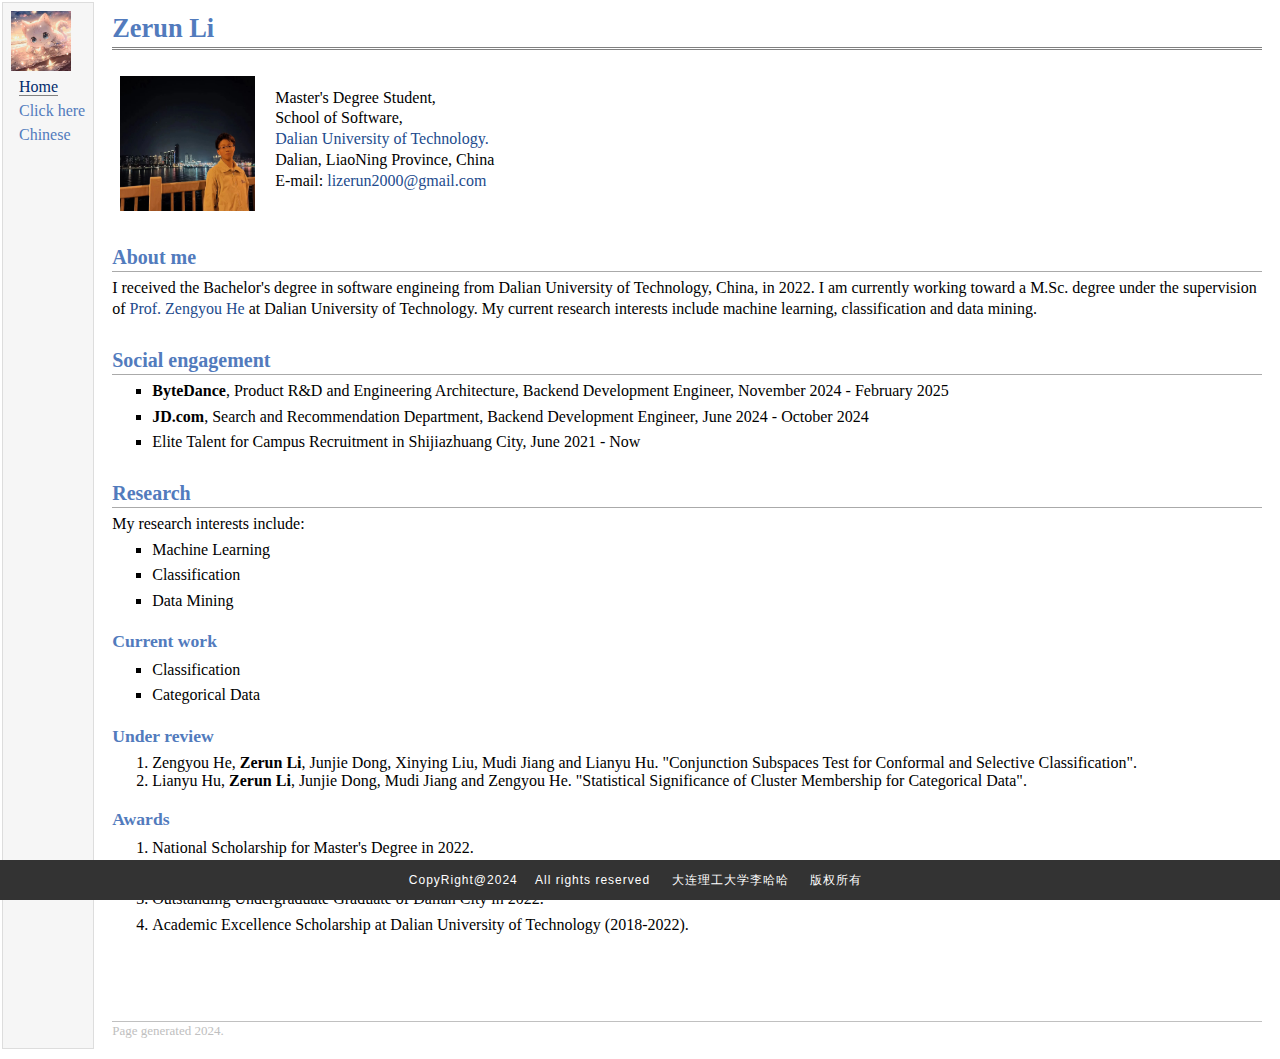
<file: index.html>
<!DOCTYPE html PUBLIC "-//W3C//DTD XHTML 1.1//EN"
  "http://www.w3.org/TR/xhtml11/DTD/xhtml11.dtd">
<html xmlns="http://www.w3.org/1999/xhtml" xml:lang="en">
<head>
<meta name="generator" content="jemdoc, see http://jemdoc.jaboc.net/" />
<meta http-equiv="Content-Type" content="text/html;charset=utf-8" />
<link rel="stylesheet" href="jemdoc.css" type="text/css" />
<link rel="shortcut icon" href="photos/favicon.svg" />
<link rel="bookmark" href="photos/favicon.svg"　/>
<title>Zerun Li</title>
  <style type="text/css">


    #footers {
      height: 40px;
      line-height: 40px;
      position: fixed;
      bottom: 0;
      width: 100%;
      text-align: center;
      background: #333;
      color: #fff;
      font-family: Arial;
      font-size: 12px;
      letter-spacing: 1px;
    }

    .content {
      height: 1800px;
      width: 100%;
      text-align: center;
    }
  </style>
</head>
<body>
<table summary="Table for page layout." id="tlayout">
<tr valign="top">
<td id="layout-menu">
<img src="photos/favicon.svg" width="60px" height="60px">
<div class="menu-item"><a href="index.html" class="current">Home</a></div>
<!-- <div class="menu-item"><a href="https://github.com/zrli2000">GitHub</a></div> -->
<div class="menu-item"><a href="aixin.html">Click here</a></div>
<div class="menu-item"><a href="chinese.html">Chinese</a></div>
</td>
<td id="layout-content">
<div id="toptitle">
<h1>Zerun Li</h1>
</div>
<table class="imgtable"><tr><td>
<a href="http://www.zerunli.top"><img src="photos/lizerun.jpg" alt="alt text" width="135px" height="135px" /></a>&nbsp;</td>
<td align="left"><p>Master's Degree Student,<br />
School of Software,<br />
<a href="http://en.dlut.edu.cn">Dalian University of Technology.</a> <br />
Dalian, LiaoNing Province, China <br />
E-mail: <a href="mailto:lizerun2000@gmail.com">lizerun2000@gmail.com</a></p>
</td></tr></table>
<h2>About me</h2>
<p>I received the Bachelor's degree in software engineing from Dalian University of Technology, China, in 2022. I am currently working toward a M.Sc. degree under the supervision of <a href="https://scholar.google.com/citations?user=MUoBzucAAAAJ">Prof. Zengyou He</a> at Dalian University of Technology. My current research interests include machine learning, classification and data mining.</p>
  <h2>Social engagement</h2>
  <ul>
    <li><p><strong>ByteDance</strong>, Product R&D and Engineering Architecture, Backend Development Engineer, November 2024 - February 2025</p></li>
    <li><p><strong>JD.com</strong>, Search and Recommendation Department, Backend Development Engineer, June 2024 - October 2024</p></li>
    <li><p>Elite Talent for Campus Recruitment in Shijiazhuang City, June 2021 - Now</p></li>
  </ul>
  <h2>Research</h2>
<p>My research interests include: </p>
<ul>
<li><p>Machine Learning  </p>
</li>
<li><p>Classification</p>
</li>
<li><p>Data Mining</p>
</li>
</ul>
<h3>Current work</h3>
<ul>
<li><p>Classification</p>
</li>
<li><p>Categorical Data</p>
</li>
</ul>
<h3>Under review</h3>
<ol>
  <li>Zengyou He, <strong>Zerun Li</strong>, Junjie Dong, Xinying Liu, Mudi Jiang and Lianyu Hu. "Conjunction Subspaces Test for Conformal and Selective Classification".</li>
  <li>Lianyu Hu,  <strong>Zerun Li</strong>, Junjie Dong, Mudi Jiang and Zengyou He. "Statistical Significance of Cluster Membership for Categorical Data".</li>
</ol>
<h3>Awards </h3>
<ol>
<li><p>National Scholarship for Master's Degree in 2022.</p>
<li><p>Outstanding Undergraduate Thesis Award at Dalian University of Technology in 2022.</p></li>
<li><p>Outstanding Undergraduate Graduate of Dalian City in 2022.</p></li>
<li><p>Academic Excellence Scholarship at Dalian University of Technology (2018-2022).</p></li>
</ol>

<p><br />
<div id="footer">
<div id="footer-text">
Page generated 2024.
</div>
</div>
</td>
</tr>
</table>
<div id="footers">
  CopyRight@2024 &nbsp;&nbsp;&nbsp;All rights reserved &nbsp;&nbsp;&nbsp; 大连理工大学李哈哈 &nbsp;&nbsp;&nbsp; 版权所有&nbsp;&nbsp;  
</div>
<!-- <a href="https://beian.miit.gov.cn/">辽ICP备2023006424号</a> -->
</body>
</html>
</file>
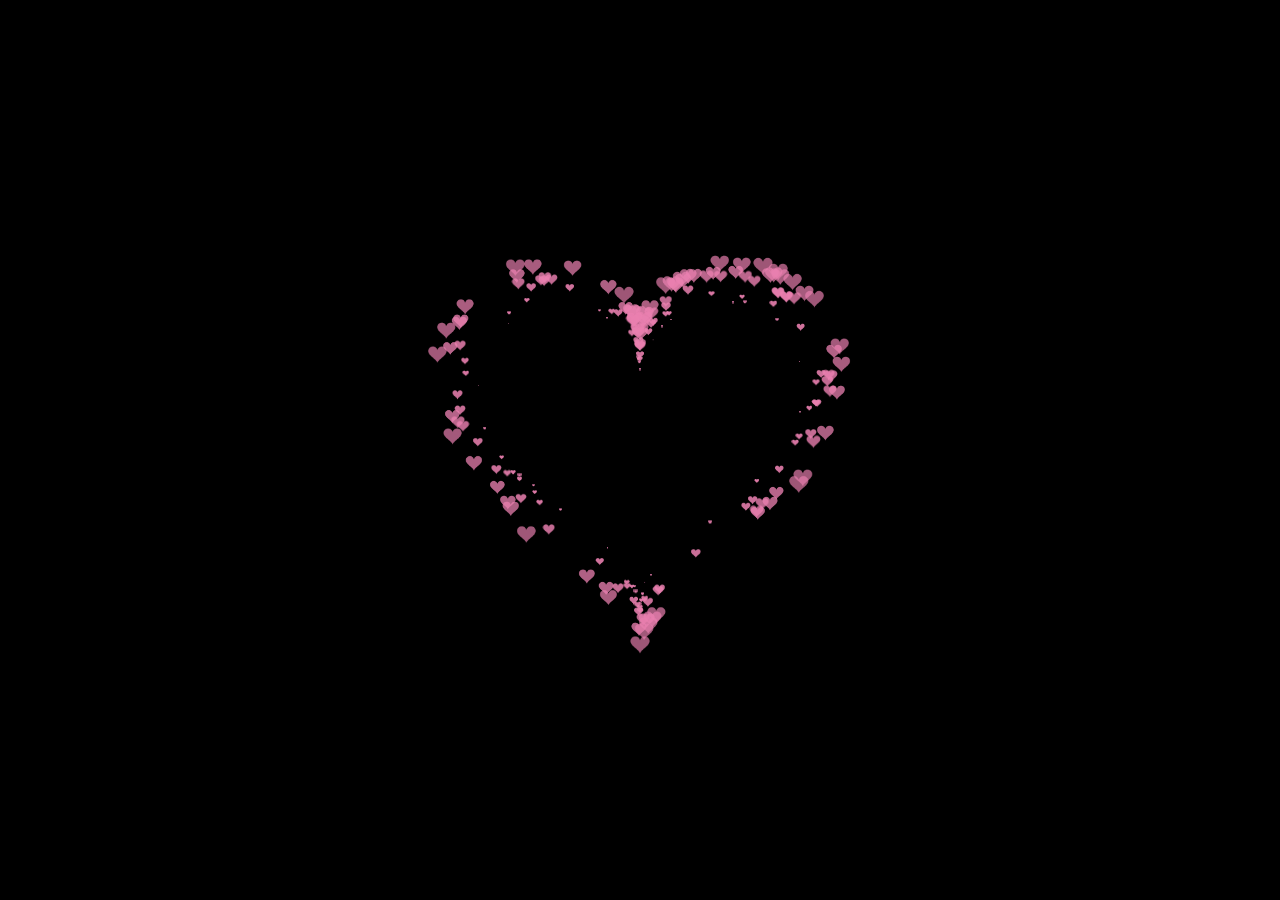
<file: aixin.html>
<!doctype html>
<html>
<head>
  <meta charset="utf-8">
  <title>js爱心</title>

  <style>
    html, body {
      height: 100%;
      padding: 0;
      margin: 0;
      background: #000;
    }
    canvas {
      position: absolute;
      width: 100%;
      height: 100%;
    }</style>
</head>
<body>

<canvas id="pinkboard"></canvas>

<script>
  /*
   * Settings
   */
  var settings = {
    particles: {
      length:   500, // maximum amount of particles
      duration:   2, // particle duration in sec
      velocity: 100, // particle velocity in pixels/sec
      effect: -0.75, // play with this for a nice effect
      size:      30, // particle size in pixels
    },
  };

  /*
   * RequestAnimationFrame polyfill by Erik M?ller
   */
  (function(){var b=0;var c=["ms","moz","webkit","o"];for(var a=0;a<c.length&&!window.requestAnimationFrame;++a){window.requestAnimationFrame=window[c[a]+"RequestAnimationFrame"];window.cancelAnimationFrame=window[c[a]+"CancelAnimationFrame"]||window[c[a]+"CancelRequestAnimationFrame"]}if(!window.requestAnimationFrame){window.requestAnimationFrame=function(h,e){var d=new Date().getTime();var f=Math.max(0,16-(d-b));var g=window.setTimeout(function(){h(d+f)},f);b=d+f;return g}}if(!window.cancelAnimationFrame){window.cancelAnimationFrame=function(d){clearTimeout(d)}}}());

  /*
   * Point class
   */
  var Point = (function() {
    function Point(x, y) {
      this.x = (typeof x !== 'undefined') ? x : 0;
      this.y = (typeof y !== 'undefined') ? y : 0;
    }
    Point.prototype.clone = function() {
      return new Point(this.x, this.y);
    };
    Point.prototype.length = function(length) {
      if (typeof length == 'undefined')
        return Math.sqrt(this.x * this.x + this.y * this.y);
      this.normalize();
      this.x *= length;
      this.y *= length;
      return this;
    };
    Point.prototype.normalize = function() {
      var length = this.length();
      this.x /= length;
      this.y /= length;
      return this;
    };
    return Point;
  })();

  /*
   * Particle class
   */

  var Particle = (function() {
    function Particle() {
      this.position = new Point();
      this.velocity = new Point();
      this.acceleration = new Point();
      this.age = 0;
    }
    Particle.prototype.initialize = function(x, y, dx, dy) {
      this.position.x = x;
      this.position.y = y;
      this.velocity.x = dx;
      this.velocity.y = dy;
      this.acceleration.x = dx * settings.particles.effect;
      this.acceleration.y = dy * settings.particles.effect;
      this.age = 0;
    };
    Particle.prototype.update = function(deltaTime) {
      this.position.x += this.velocity.x * deltaTime;
      this.position.y += this.velocity.y * deltaTime;
      this.velocity.x += this.acceleration.x * deltaTime;
      this.velocity.y += this.acceleration.y * deltaTime;
      this.age += deltaTime;
    };
    Particle.prototype.draw = function(context, image) {
      function ease(t) {
        return (--t) * t * t + 1;
      }
      var size = image.width * ease(this.age / settings.particles.duration);
      context.globalAlpha = 1 - this.age / settings.particles.duration;
      context.drawImage(image, this.position.x - size / 2, this.position.y - size / 2, size, size);
    };
    return Particle;
  })();

  /*
   * ParticlePool class
   */
  var ParticlePool = (function() {
    var particles,
            firstActive = 0,
            firstFree   = 0,
            duration    = settings.particles.duration;

    function ParticlePool(length) {
      // create and populate particle pool
      particles = new Array(length);
      for (var i = 0; i < particles.length; i++)
        particles[i] = new Particle();
    }
    ParticlePool.prototype.add = function(x, y, dx, dy) {
      particles[firstFree].initialize(x, y, dx, dy);

      // handle circular queue
      firstFree++;
      if (firstFree   == particles.length) firstFree   = 0;
      if (firstActive == firstFree       ) firstActive++;
      if (firstActive == particles.length) firstActive = 0;
    };
    ParticlePool.prototype.update = function(deltaTime) {
      var i;

      // update active particles
      if (firstActive < firstFree) {
        for (i = firstActive; i < firstFree; i++)
          particles[i].update(deltaTime);
      }
      if (firstFree < firstActive) {
        for (i = firstActive; i < particles.length; i++)
          particles[i].update(deltaTime);
        for (i = 0; i < firstFree; i++)
          particles[i].update(deltaTime);
      }

      // remove inactive particles
      while (particles[firstActive].age >= duration && firstActive != firstFree) {
        firstActive++;
        if (firstActive == particles.length) firstActive = 0;
      }


    };
    ParticlePool.prototype.draw = function(context, image) {
      // draw active particles
      if (firstActive < firstFree) {
        for (i = firstActive; i < firstFree; i++)
          particles[i].draw(context, image);
      }
      if (firstFree < firstActive) {
        for (i = firstActive; i < particles.length; i++)
          particles[i].draw(context, image);
        for (i = 0; i < firstFree; i++)
          particles[i].draw(context, image);
      }
    };
    return ParticlePool;
  })();

  /*
   * Putting it all together
   */
  (function(canvas) {
    var context = canvas.getContext('2d'),
            particles = new ParticlePool(settings.particles.length),
            particleRate = settings.particles.length / settings.particles.duration, // particles/sec
            time;

    // get point on heart with -PI <= t <= PI
    function pointOnHeart(t) {
      return new Point(
              160 * Math.pow(Math.sin(t), 3),
              130 * Math.cos(t) - 50 * Math.cos(2 * t) - 20 * Math.cos(3 * t) - 10 * Math.cos(4 * t) + 25
      );
    }

    // creating the particle image using a dummy canvas
    var image = (function() {
      var canvas  = document.createElement('canvas'),
              context = canvas.getContext('2d');
      canvas.width  = settings.particles.size;
      canvas.height = settings.particles.size;
      // helper function to create the path
      function to(t) {
        var point = pointOnHeart(t);
        point.x = settings.particles.size / 2 + point.x * settings.particles.size / 350;
        point.y = settings.particles.size / 2 - point.y * settings.particles.size / 350;
        return point;
      }
      // create the path
      context.beginPath();
      var t = -Math.PI;
      var point = to(t);
      context.moveTo(point.x, point.y);
      while (t < Math.PI) {
        t += 0.01; // baby steps!
        point = to(t);
        context.lineTo(point.x, point.y);
      }
      context.closePath();
      // create the fill
      context.fillStyle = '#ea80b0';
      context.fill();
      // create the image
      var image = new Image();
      image.src = canvas.toDataURL();
      return image;
    })();

    // render that thing!
    function render() {
      // next animation frame
      requestAnimationFrame(render);

      // update time
      var newTime   = new Date().getTime() / 1000,
              deltaTime = newTime - (time || newTime);
      time = newTime;

      // clear canvas
      context.clearRect(0, 0, canvas.width, canvas.height);

      // create new particles
      var amount = particleRate * deltaTime;
      for (var i = 0; i < amount; i++) {
        var pos = pointOnHeart(Math.PI - 2 * Math.PI * Math.random());
        var dir = pos.clone().length(settings.particles.velocity);
        particles.add(canvas.width / 2 + pos.x, canvas.height / 2 - pos.y, dir.x, -dir.y);
      }

      // update and draw particles
      particles.update(deltaTime);
      particles.draw(context, image);
    }

    // handle (re-)sizing of the canvas
    function onResize() {
      canvas.width  = canvas.clientWidth;
      canvas.height = canvas.clientHeight;
    }
    window.onresize = onResize;

    // delay rendering bootstrap
    setTimeout(function() {
      onResize();
      render();
    }, 10);
  })(document.getElementById('pinkboard'));</script>

</body>
</html>
</file>
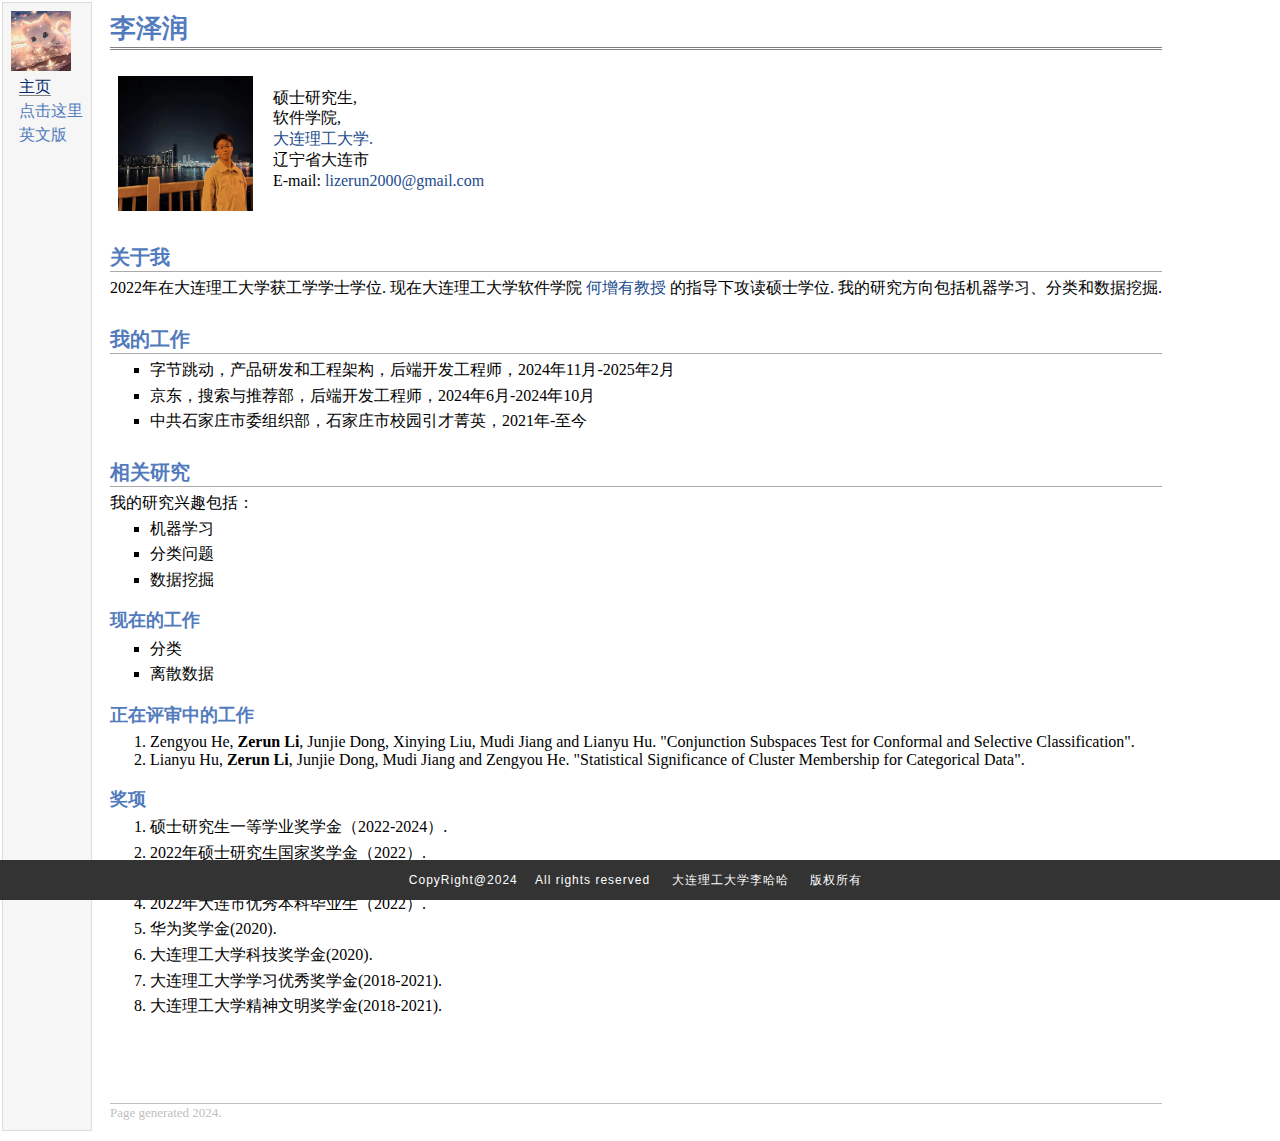
<file: chinese.html>
<!DOCTYPE html PUBLIC "-//W3C//DTD XHTML 1.1//EN"
        "http://www.w3.org/TR/xhtml11/DTD/xhtml11.dtd">
<html xmlns="http://www.w3.org/1999/xhtml" xml:lang="en">
<head>
  <meta name="generator" content="jemdoc, see http://jemdoc.jaboc.net/" />
  <meta http-equiv="Content-Type" content="text/html;charset=utf-8" />
  <link rel="stylesheet" href="jemdoc.css" type="text/css" />
  <link rel="shortcut icon" href="photos/favicon.svg" />
  <link rel="bookmark" href="photos/favicon.svg"　/>
  <title>Zerun Li</title>
  <style type="text/css">


    #footers {
      height: 40px;
      line-height: 40px;
      position: fixed;
      bottom: 0;
      width: 100%;
      text-align: center;
      background: #333;
      color: #fff;
      font-family: Arial;
      font-size: 12px;
      letter-spacing: 1px;
    }

    .content {
      height: 1800px;
      width: 100%;
      text-align: center;
    }
  </style>
</head>
<body>
<table summary="Table for page layout." id="tlayout">
  <tr valign="top">
    <td id="layout-menu">
      <img src="photos/favicon.svg" width="60px" height="60px">
      <div class="menu-item"><a href="index.html" class="current">主页</a></div>
      <div class="menu-item"><a href="aixin.html">点击这里</a></div>
      <div class="menu-item"><a href="/">英文版</a></div>
    </td>
    <td id="layout-content">
      <div id="toptitle">
        <h1>李泽润</h1>
      </div>
      <table class="imgtable"><tr><td>
        <a href="http://www.zerunli.top"><img src="photos/lizerun.jpg" alt="alt text" width="135px" height="135px" /></a>&nbsp;</td>
        <td align="left"><p>硕士研究生,<br />
          软件学院,<br />
          <a href="http://dlut.edu.cn">大连理工大学.</a> <br />
          辽宁省大连市 <br />
          E-mail: <a href="mailto:lizerun2000@gmail.com">lizerun2000@gmail.com</a></p>
        </td></tr></table>
      <h2>关于我</h2>
      <p>2022年在大连理工大学获工学学士学位. 现在大连理工大学软件学院 <a href="https://scholar.google.com/citations?user=MUoBzucAAAAJ">何增有教授</a> 的指导下攻读硕士学位. 我的研究方向包括机器学习、分类和数据挖掘.</p>
      <h2>我的工作</h2>
      <ul>
        <li><p>字节跳动，产品研发和工程架构，后端开发工程师，2024年11月-2025年2月</p></li>
        <li><p>京东，搜索与推荐部，后端开发工程师，2024年6月-2024年10月</p></li>
        <li><p>中共石家庄市委组织部，石家庄市校园引才菁英，2021年-至今</p></li>
      </ul>
      <h2>相关研究</h2>
      <p>我的研究兴趣包括： </p>
      <ul>
        <li><p>机器学习 </p>
        </li>
        <li><p>分类问题</p>
        </li>
        <li><p>数据挖掘</p>
        </li>
      </ul>
      <h3>现在的工作</h3>
      <ul>
        <li><p>分类</p>
        </li>
        <li><p>离散数据</p>
        </li>
      </ul>
      <h3>正在评审中的工作</h3>
      <ol>
        <li>Zengyou He, <strong>Zerun Li</strong>, Junjie Dong, Xinying Liu, Mudi Jiang and Lianyu Hu. "Conjunction Subspaces Test for Conformal and Selective Classification".</li>
        <li>Lianyu Hu,  <strong>Zerun Li</strong>, Junjie Dong, Mudi Jiang and Zengyou He. "Statistical Significance of Cluster Membership for Categorical Data".</li>
      </ol>
      <h3>奖项 </h3>
      <ol>
        <li><p>硕士研究生一等学业奖学金（2022-2024）.</p>
        <li><p>2022年硕士研究生国家奖学金（2022）.</p>
        <li><p>2022年大连理工大学优秀本科毕业生（2022）.</p></li>
        <li><p>2022年大连市优秀本科毕业生（2022）.</p></li>
        <li><p>华为奖学金(2020).</p></li>
        <li><p>大连理工大学科技奖学金(2020).</p></li>
        <li><p>大连理工大学学习优秀奖学金(2018-2021).</p></li>
        <li><p>大连理工大学精神文明奖学金(2018-2021).</p></li>
      </ol>
      <p><br />
      <div id="footer">
        <div id="footer-text">
          Page generated 2024.
        </div>
      </div>
    </td>
  </tr>
</table>
<div id="footers">
  CopyRight@2024 &nbsp;&nbsp;&nbsp;All rights reserved &nbsp;&nbsp;&nbsp; 大连理工大学李哈哈 &nbsp;&nbsp;&nbsp; 版权所有&nbsp;&nbsp;
</div>
</body>
</html>
</file>
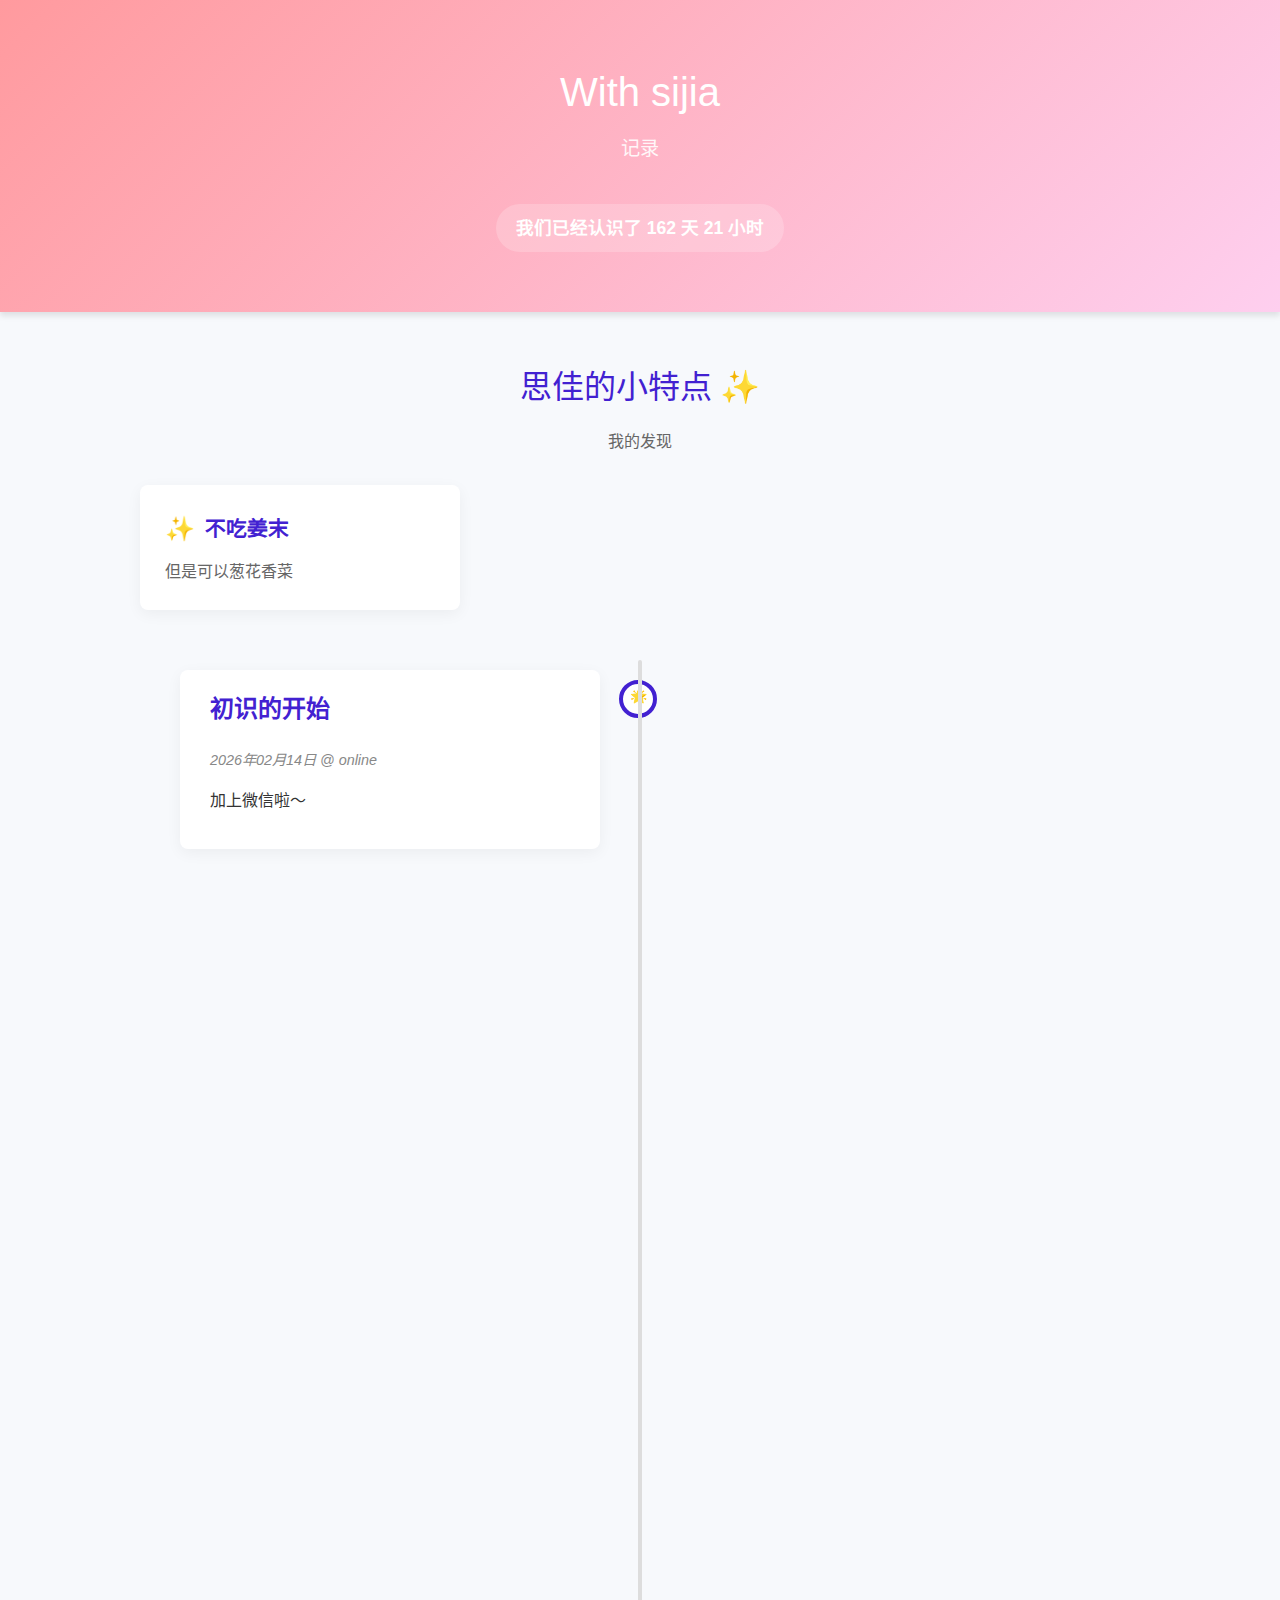
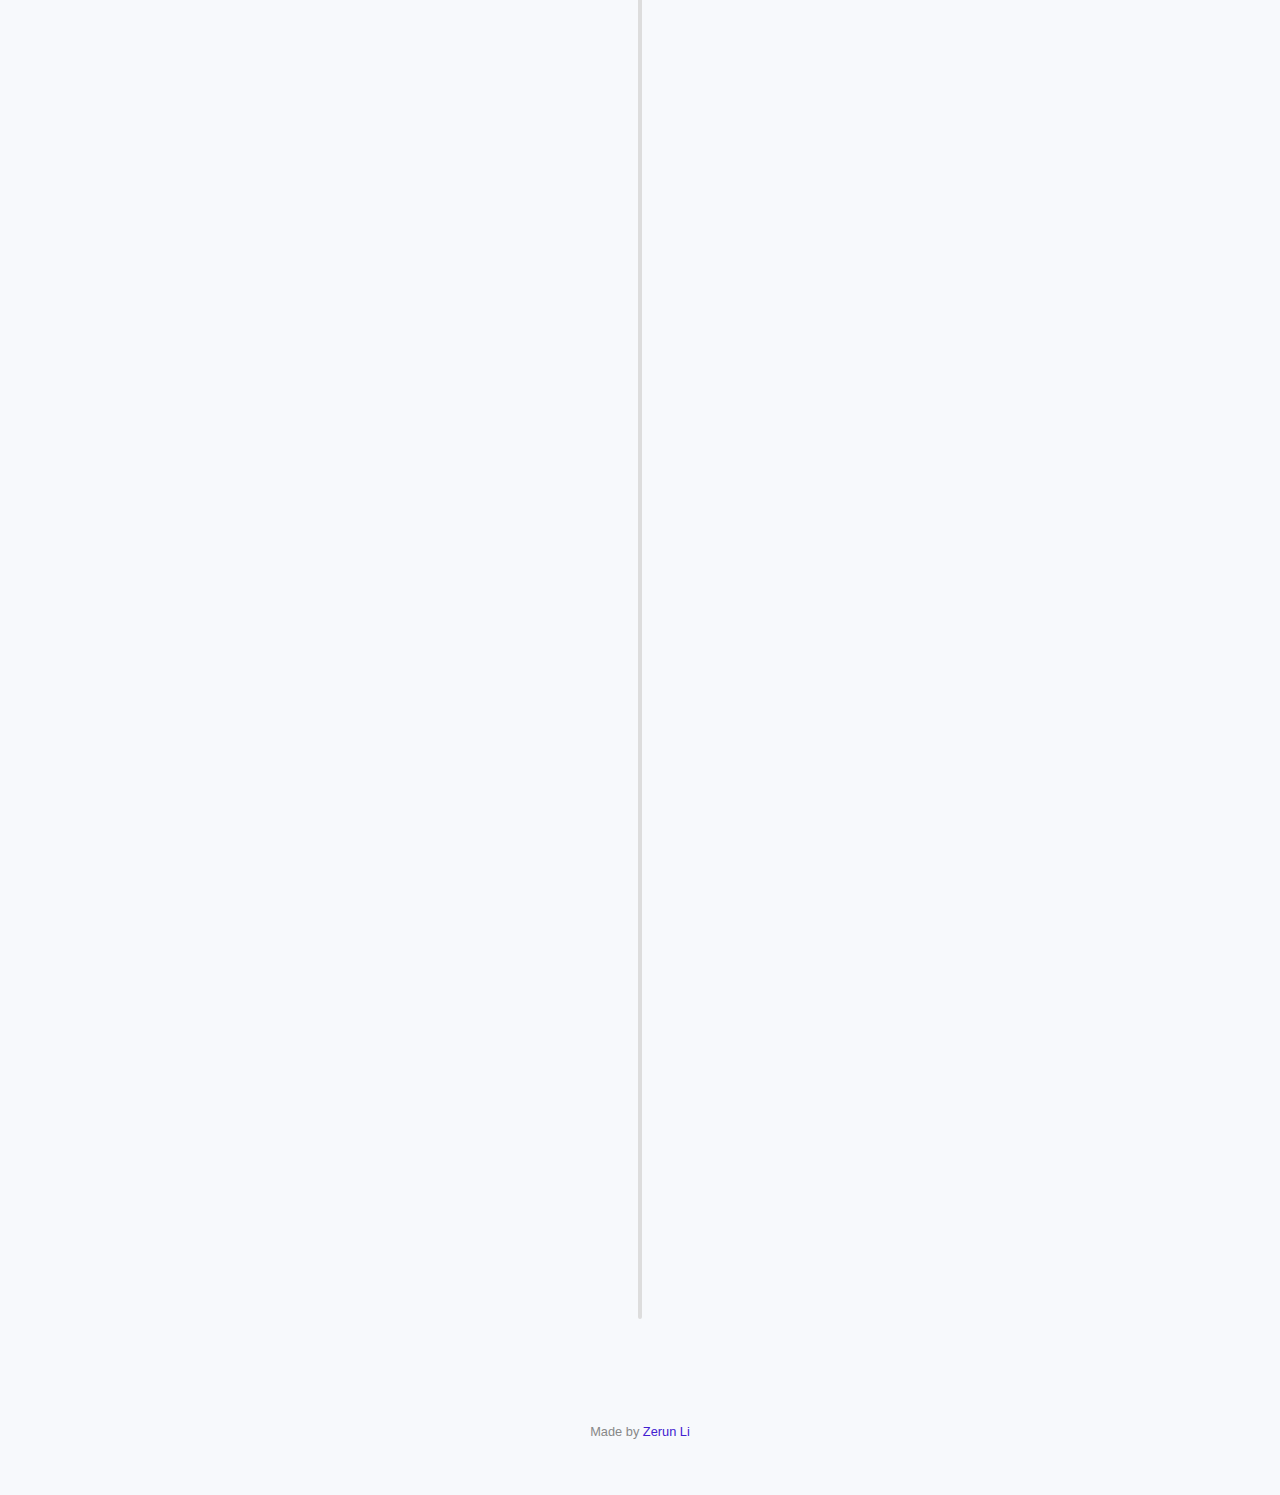
<file: sijia.html>
<!DOCTYPE html>
<html lang="zh-CN">
<head>
    <meta charset="UTF-8">
    <meta name="viewport" content="width=device-width, initial-scale=1.0">
    <title>With sijia</title>
    <style>
        /* --- 全局样式 --- */
        :root {
            --primary-color: #4221D1; /* 主色调 */
            --bg-color: #f7f9fc;      /* 背景色：极淡的灰蓝 */
            --text-color: #333;
            --card-bg: #ffffff;
        }

        body {
            font-family: 'Helvetica Neue', Helvetica, Arial, sans-serif;
            background-color: var(--bg-color);
            color: var(--text-color);
            margin: 0;
            padding: 0;
            line-height: 1.6;
        }

        /* --- 头部区域 --- */
        header {
            background: linear-gradient(135deg, #ff9a9e 0%, #fecfef 100%);
            padding: 60px 20px;
            text-align: center;
            color: white;
            box-shadow: 0 4px 6px rgba(0,0,0,0.1);
        }

        header h1 {
            margin: 0;
            font-size: 2.5rem;
            font-weight: 300;
        }

        header p {
            font-size: 1.2rem;
            margin-top: 10px;
            opacity: 0.9;
        }

        /* 计时器样式 */
        #timer {
            margin-top: 20px;
            font-size: 1.1rem;
            font-weight: bold;
            background: rgba(255,255,255,0.2);
            display: inline-block;
            padding: 10px 20px;
            border-radius: 50px;
        }

        /* --- 新增：女生特点区域 --- */
        .her-traits {
            max-width: 1000px;
            margin: 50px auto;
            padding: 0 20px;
        }

        .traits-header {
            text-align: center;
            margin-bottom: 30px;
        }

        .traits-header h2 {
            color: var(--primary-color);
            font-size: 2rem;
            font-weight: 300;
            margin-bottom: 10px;
        }

        .traits-header p {
            color: #666;
            font-size: 1rem;
        }

        .traits-grid {
            display: grid;
            grid-template-columns: repeat(auto-fill, minmax(280px, 1fr));
            gap: 20px;
        }

        .trait-card {
            background-color: var(--card-bg);
            border-radius: 8px;
            padding: 25px;
            box-shadow: 0 4px 15px rgba(0,0,0,0.05);
            transition: transform 0.3s ease, box-shadow 0.3s ease;
            opacity: 0;
            transform: translateY(20px);
        }

        .trait-card.show {
            opacity: 1;
            transform: translateY(0);
        }

        .trait-card:hover {
            transform: translateY(-5px);
            box-shadow: 0 8px 20px rgba(0,0,0,0.08);
        }

        .trait-card h3 {
            color: var(--primary-color);
            margin-top: 0;
            margin-bottom: 10px;
            font-size: 1.3rem;
            display: flex;
            align-items: center;
            gap: 10px;
        }

        .trait-card h3::before {
            content: '✨';
            font-size: 1.5rem;
        }

        .trait-card p {
            color: #666;
            margin: 0;
            line-height: 1.7;
        }

        /* --- 时间轴容器 --- */
        .timeline {
            position: relative;
            max-width: 1000px;
            margin: 50px auto;
            padding: 0 20px;
        }

        /* 中间的竖线 */
        .timeline::after {
            content: '';
            position: absolute;
            width: 4px;
            background-color: #ddd;
            top: 0;
            bottom: 0;
            left: 50%;
            margin-left: -2px;
            border-radius: 2px;
        }

        /* --- 时间轴卡片 --- */
        .container {
            padding: 10px 40px;
            position: relative;
            background-color: inherit;
            width: 50%;
            box-sizing: border-box;
            opacity: 0; /* 初始隐藏，用于动画 */
            transform: translateY(20px);
            transition: all 0.6s ease;
        }

        .container.show {
            opacity: 1;
            transform: translateY(0);
        }

        /* 小圆点 */
        .container::after {
            content: '🌟'; /* 把爱心改成星星，降低暧昧感 */
            position: absolute;
            width: 30px;
            height: 30px;
            right: -17px;
            background-color: white;
            border: 4px solid var(--primary-color);
            top: 20px;
            border-radius: 50%;
            z-index: 1;
            text-align: center;
            line-height: 24px;
            font-size: 14px;
            color: var(--primary-color);
        }

        /* 左侧容器 */
        .left {
            left: 0;
        }

        /* 右侧容器 */
        .right {
            left: 50%;
        }

        /* 修正右侧小圆点位置 */
        .right::after {
            left: -17px;
        }

        /* 内容框样式 */
        .content {
            padding: 20px 30px;
            background-color: var(--card-bg);
            position: relative;
            border-radius: 8px;
            box-shadow: 0 4px 15px rgba(0,0,0,0.05);
        }

        .content h2 {
            margin-top: 0;
            color: var(--primary-color);
            font-size: 1.5rem;
        }
        
        .content .date {
            color: #888;
            font-size: 0.9rem;
            margin-bottom: 10px;
            display: block;
            font-style: italic;
        }

        /* 图片样式 */
        .content img {
            width: 100%;
            border-radius: 5px;
            margin-top: 10px;
            margin-bottom: 10px;
            box-shadow: 0 2px 4px rgba(0,0,0,0.1);
        }

        /* --- 响应式设计 (手机端) --- */
        @media screen and (max-width: 600px) {
            .timeline::after {
                left: 31px;
            }
            
            .container {
                width: 100%;
                padding-left: 70px;
                padding-right: 25px;
            }
            
            .container::after {
                left: 15px;
            }
            
            .left::after, .right::after {
                left: 15px;
            }
            
            .right {
                left: 0%;
            }

            /* 适配手机端的特点卡片 */
            .traits-grid {
                grid-template-columns: 1fr;
            }

            .traits-header h2 {
                font-size: 1.8rem;
            }
        }
        
        /* 底部 */
        footer {
            text-align: center;
            padding: 40px;
            color: #888;
            font-size: 0.8rem;
        }
        
        footer a {
            color: var(--primary-color);
            text-decoration: none;
        }
    </style>
</head>
<body>

    <header>
        <h1>With sijia</h1>
        <p>记录</p> <!-- 替换暧昧表述 -->
        <div id="timer">Loading...</div>
    </header>

    <!-- 新增：女生特点区域 -->
    <section class="her-traits">
        <div class="traits-header">
            <h2>思佳的小特点 ✨</h2>
            <p>我的发现</p> <!-- 替换暧昧表述 -->
        </div>
        <div class="traits-grid">
            <!-- 特点卡片1 -->
            <div class="trait-card">
                <h3>不吃姜末</h3>
                <p>但是可以葱花香菜</p>
            </div>
            <!-- 特点卡片2 -->
        </div>
    </section>

    <div class="timeline">
        
        <div class="container left">
            <div class="content">
                <h2>初识的开始</h2> <!-- 替换暧昧表述 -->
                <span class="date">2026年02月14日 @ online</span>
                <p>加上微信啦～</p> <!-- 替换表述 -->
                </div>
        </div>

        <div class="container right">
            <div class="content">
                <h2>第一次见面</h2>
                <span class="date">2026年03月07日</span>
                <p>排队的野杜鹃；未营业的小酒馆；玫瑰味的星巴克...汇聚成了这一天</p> <!-- 替换暧昧表述 -->
                <img src="photos/xingbake.jpg" alt="在星巴克">
            </div>
        </div>

        <div class="container right">
            <div class="content">
                <h2>第二次见面</h2>
                <span class="date">2026年03月21日</span>
                <p>母子情深的脱口秀；香气浓郁的小蛋糕；酸酸的夺夺粉...时隔两周的再见。聊了很多情感话题~</p> <!-- 替换暧昧表述 -->
                <img src="photos/c4a46308887243f889deb0f057764f00.jpg" alt="在星巴克">
                <img src="photos/8e322d847418418b07a885f6c47e1d7b.jpg" alt="在星巴克">
                <img src="photos/f8b34e797c7ed76d754877c0203c8d64.jpg" alt="在星巴克">
            </div>
        </div>

    </div>

    <footer>
        <p>Made by <a href="https://zerunli.top">Zerun Li</a></p>
    </footer>

    <script>
        // --- 配置区域 ---
        
        // 1. 设置初识的日期 (格式: YYYY-MM-DD)
        const startDate = "2026-02-14"; 

        // ----------------

        function updateTimer() {
            const start = new Date(startDate).getTime();
            const now = new Date().getTime();
            const difference = now - start;

            const days = Math.floor(difference / (1000 * 60 * 60 * 24));
            const hours = Math.floor((difference % (1000 * 60 * 60 * 24)) / (1000 * 60 * 60));
            
            document.getElementById("timer").innerHTML = 
                `我们已经认识了 ${days} 天 ${hours} 小时`;
        }

        setInterval(updateTimer, 1000);
        updateTimer(); // 初始化运行一次

        // 滚动显现动画 - 包含时间轴和特点卡片
        window.addEventListener('scroll', checkElements);
        checkElements(); // 初始化检查

        function checkElements() {
            const triggerBottom = window.innerHeight / 5 * 4;
            
            // 时间轴卡片动画
            const timelineBoxes = document.querySelectorAll('.container');
            timelineBoxes.forEach(box => {
                const boxTop = box.getBoundingClientRect().top;
                if(boxTop < triggerBottom) {
                    box.classList.add('show');
                } else {
                    box.classList.remove('show');
                }
            });

            // 特点卡片动画
            const traitCards = document.querySelectorAll('.trait-card');
            traitCards.forEach(card => {
                const cardTop = card.getBoundingClientRect().top;
                if(cardTop < triggerBottom) {
                    card.classList.add('show');
                } else {
                    card.classList.remove('show');
                }
            });
        }
    </script>
</body>
</html>
</file>
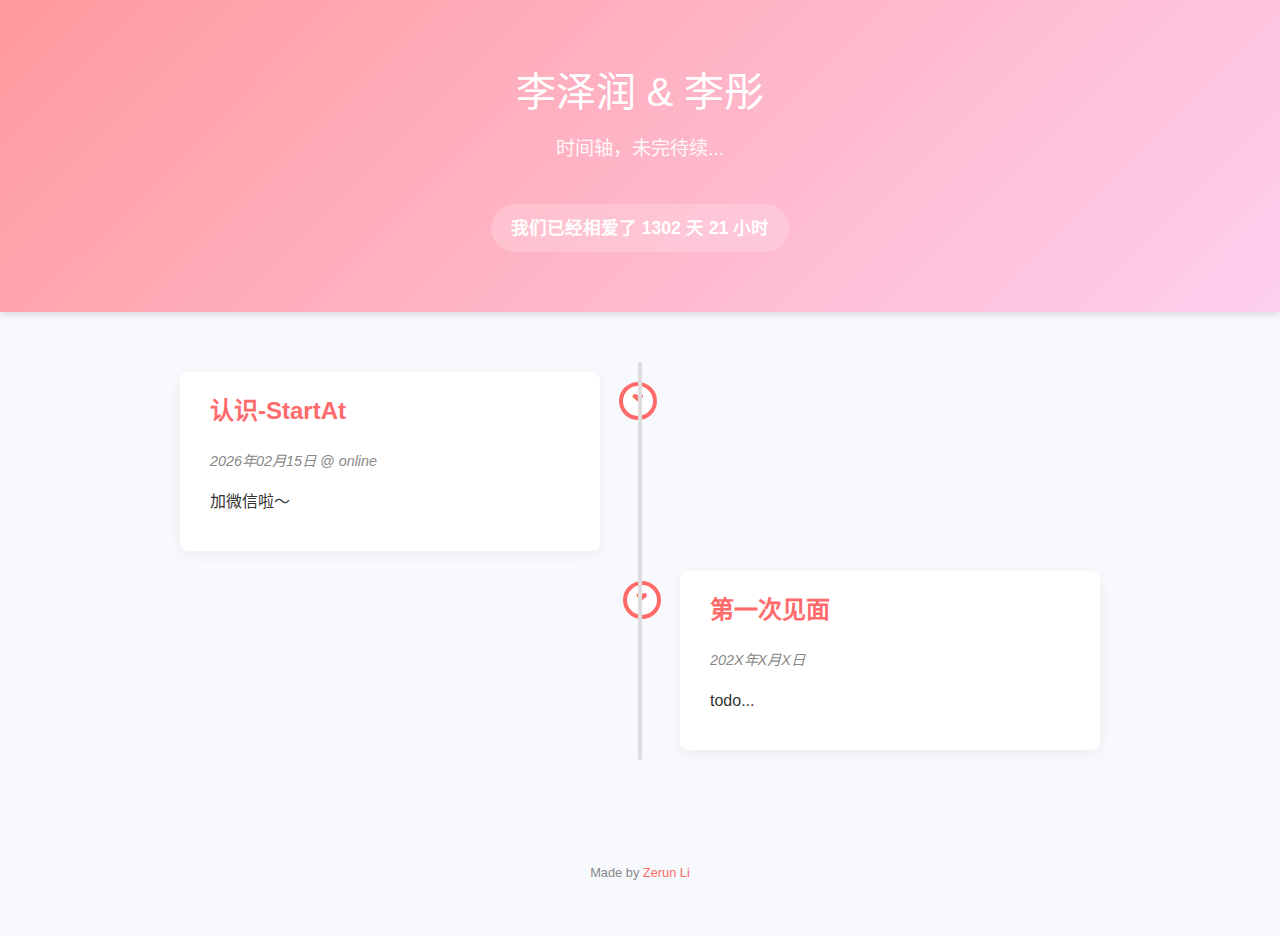
<file: with_ tongtong.html>
<!DOCTYPE html>
<html lang="zh-CN">
<head>
    <meta charset="UTF-8">
    <meta name="viewport" content="width=device-width, initial-scale=1.0">
    <title>Our Story - 李哈哈 & 李彤</title>
    <style>
        /* --- 全局样式 --- */
        :root {
            --primary-color: #ff6b6b; /* 主色调：柔和的粉红色 */
            --bg-color: #f7f9fc;      /* 背景色：极淡的灰蓝 */
            --text-color: #333;
            --card-bg: #ffffff;
        }

        body {
            font-family: 'Helvetica Neue', Helvetica, Arial, sans-serif;
            background-color: var(--bg-color);
            color: var(--text-color);
            margin: 0;
            padding: 0;
            line-height: 1.6;
        }

        /* --- 头部区域 --- */
        header {
            background: linear-gradient(135deg, #ff9a9e 0%, #fecfef 100%);
            padding: 60px 20px;
            text-align: center;
            color: white;
            box-shadow: 0 4px 6px rgba(0,0,0,0.1);
        }

        header h1 {
            margin: 0;
            font-size: 2.5rem;
            font-weight: 300;
        }

        header p {
            font-size: 1.2rem;
            margin-top: 10px;
            opacity: 0.9;
        }

        /* 计时器样式 */
        #timer {
            margin-top: 20px;
            font-size: 1.1rem;
            font-weight: bold;
            background: rgba(255,255,255,0.2);
            display: inline-block;
            padding: 10px 20px;
            border-radius: 50px;
        }

        /* --- 时间轴容器 --- */
        .timeline {
            position: relative;
            max-width: 1000px;
            margin: 50px auto;
            padding: 0 20px;
        }

        /* 中间的竖线 */
        .timeline::after {
            content: '';
            position: absolute;
            width: 4px;
            background-color: #ddd;
            top: 0;
            bottom: 0;
            left: 50%;
            margin-left: -2px;
            border-radius: 2px;
        }

        /* --- 时间轴卡片 --- */
        .container {
            padding: 10px 40px;
            position: relative;
            background-color: inherit;
            width: 50%;
            box-sizing: border-box;
            opacity: 0; /* 初始隐藏，用于动画 */
            transform: translateY(20px);
            transition: all 0.6s ease;
        }

        .container.show {
            opacity: 1;
            transform: translateY(0);
        }

        /* 小圆点 */
        .container::after {
            content: '❤'; /* 可以改成圆点 '' */
            position: absolute;
            width: 30px;
            height: 30px;
            right: -17px;
            background-color: white;
            border: 4px solid var(--primary-color);
            top: 20px;
            border-radius: 50%;
            z-index: 1;
            text-align: center;
            line-height: 24px;
            font-size: 14px;
            color: var(--primary-color);
        }

        /* 左侧容器 */
        .left {
            left: 0;
        }

        /* 右侧容器 */
        .right {
            left: 50%;
        }

        /* 修正右侧小圆点位置 */
        .right::after {
            left: -17px;
        }

        /* 内容框样式 */
        .content {
            padding: 20px 30px;
            background-color: var(--card-bg);
            position: relative;
            border-radius: 8px;
            box-shadow: 0 4px 15px rgba(0,0,0,0.05);
        }

        .content h2 {
            margin-top: 0;
            color: var(--primary-color);
            font-size: 1.5rem;
        }
        
        .content .date {
            color: #888;
            font-size: 0.9rem;
            margin-bottom: 10px;
            display: block;
            font-style: italic;
        }

        /* 图片样式 */
        .content img {
            width: 100%;
            border-radius: 5px;
            margin-top: 10px;
            margin-bottom: 10px;
            box-shadow: 0 2px 4px rgba(0,0,0,0.1);
        }

        /* --- 响应式设计 (手机端) --- */
        @media screen and (max-width: 600px) {
            .timeline::after {
                left: 31px;
            }
            
            .container {
                width: 100%;
                padding-left: 70px;
                padding-right: 25px;
            }
            
            .container::after {
                left: 15px;
            }
            
            .left::after, .right::after {
                left: 15px;
            }
            
            .right {
                left: 0%;
            }
        }
        
        /* 底部 */
        footer {
            text-align: center;
            padding: 40px;
            color: #888;
            font-size: 0.8rem;
        }
        
        footer a {
            color: var(--primary-color);
            text-decoration: none;
        }
    </style>
</head>
<body>

    <header>
        <h1> 李泽润 & 李彤</h1>
        <p>时间轴，未完待续...</p>
        <div id="timer">Loading...</div>
    </header>

    <div class="timeline">
        
        <div class="container left">
            <div class="content">
                <h2>认识-StartAt</h2>
                <span class="date">2026年02月15日 @ online</span>
                <p> 加微信啦～</p>
                </div>
        </div>

        <div class="container right">
            <div class="content">
                <h2>第一次见面</h2>
                <span class="date">202X年X月X日</span>
                <p> todo...</p>
            </div>
        </div>

        <!-- <div class="container left">
            <div class="content">
                <h2>我们在一起了</h2>
                <span class="date">202X年X月X日</span>
                <p>这是最重要的一天。我鼓起勇气向你表白，而你微笑着答应了。从这一刻起，我的世界多了一个你。</p>
                </div>
        </div> -->

        <!-- <div class="container right">
            <div class="content">
                <h2>第一次一起旅行</h2>
                <span class="date">202X年X月X日</span>
                <p>我们一起去了[城市]，看了大海/爬了山。那天风很大，但牵着你的手很暖。</p>
            </div>
        </div>
        
        <div class="container left">
            <div class="content">
                <h2>Future</h2>
                <span class="date">Now & Forever</span>
                <p>未来的路还很长，我想和你一起去更多的地方，吃更多的美食，度过每一个平凡又珍贵的日子。</p>
            </div>
        </div> -->

    </div>

    <footer>
        <p>Made by <a href="https://zerunli.top">Zerun Li</a></p>
    </footer>

    <script>
        // --- 配置区域 ---
        
        // 1. 设置你们在一起的日期 (格式: YYYY-MM-DD)
        const startDate = "2023-01-01"; 

        // ----------------

        function updateTimer() {
            const start = new Date(startDate).getTime();
            const now = new Date().getTime();
            const difference = now - start;

            const days = Math.floor(difference / (1000 * 60 * 60 * 24));
            const hours = Math.floor((difference % (1000 * 60 * 60 * 24)) / (1000 * 60 * 60));
            
            document.getElementById("timer").innerHTML = 
                `我们已经相爱了 ${days} 天 ${hours} 小时`;
        }

        setInterval(updateTimer, 1000);
        updateTimer(); // 初始化运行一次

        // 简单的滚动显现动画
        window.addEventListener('scroll', checkBoxes);
        checkBoxes(); // 初始化检查

        function checkBoxes() {
            const triggerBottom = window.innerHeight / 5 * 4;
            const boxes = document.querySelectorAll('.container');

            boxes.forEach(box => {
                const boxTop = box.getBoundingClientRect().top;
                if(boxTop < triggerBottom) {
                    box.classList.add('show');
                } else {
                    box.classList.remove('show');
                }
            });
        }
    </script>
</body>
</html>
</file>
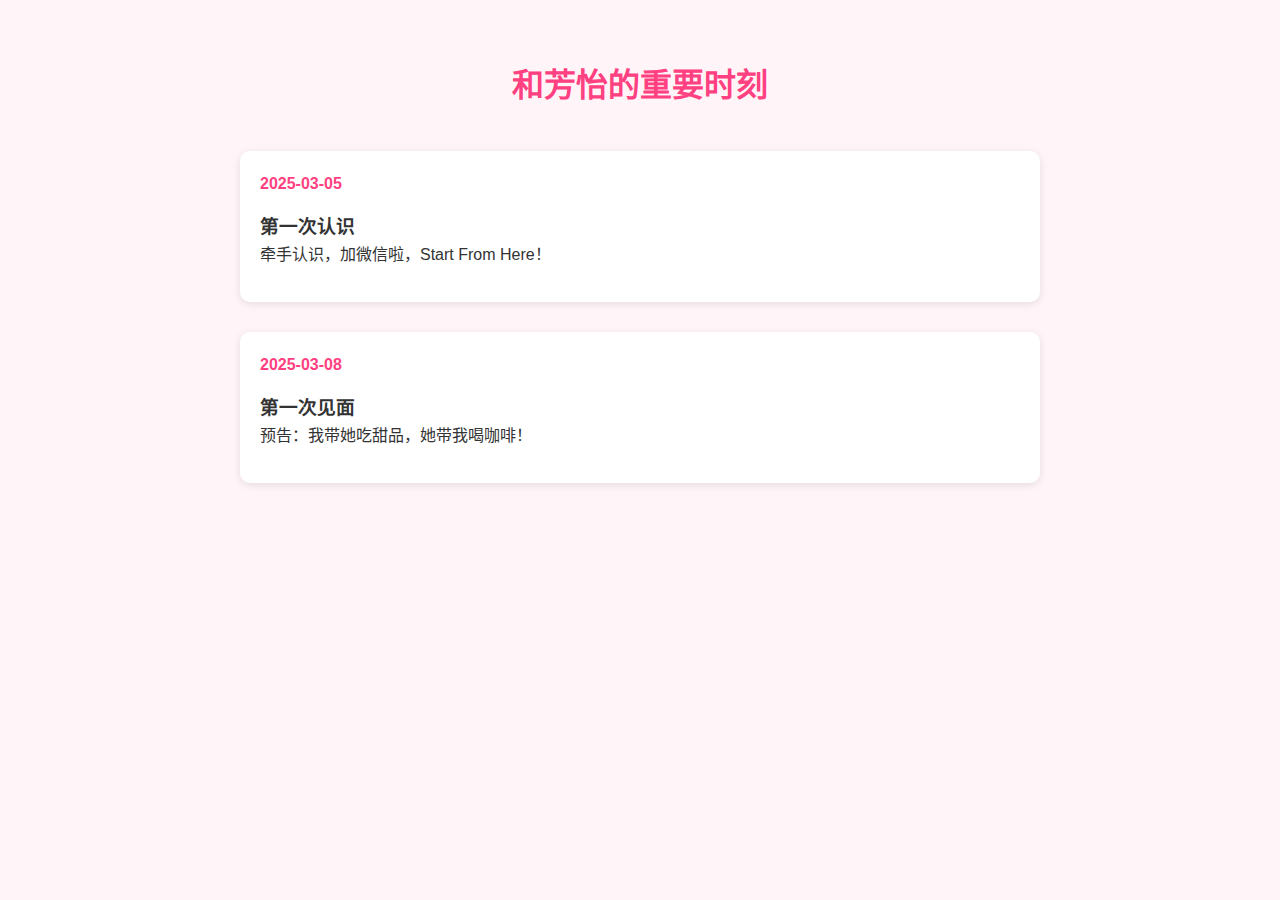
<file: with_fangyi.html>
<!DOCTYPE html>
<html lang="zh-CN">
<head>
    <meta charset="UTF-8">
    <meta name="viewport" content="width=device-width, initial-scale=1.0">
    <title>和芳怡的故事</title>
    <style>
        * {
            margin: 0;
            padding: 0;
            box-sizing: border-box;
            font-family: 'Microsoft YaHei', sans-serif;
        }

        body {
            background: #fff5f8;
            line-height: 1.6;
            color: #333;
            padding: 20px;
        }

        .container {
            max-width: 800px;
            margin: 0 auto;
        }

        h1 {
            text-align: center;
            color: #ff4081;
            margin: 40px 0;
            font-size: 2em;
        }

        .timeline-item {
            background: white;
            padding: 20px;
            border-radius: 10px;
            margin: 30px 0;
            box-shadow: 0 2px 8px rgba(0,0,0,0.1);
            opacity: 0;
            transform: translateY(30px);
            transition: all 0.6s ease;
        }

        .timeline-item.active {
            opacity: 1;
            transform: translateY(0);
        }

        .date {
            color: #ff4081;
            font-weight: bold;
            margin-bottom: 10px;
        }

        .content {
            margin: 15px 0;
        }

        img {
            width: 100%;
            max-width: 400px;
            border-radius: 8px;
            margin-top: 15px;
        }

        .back-top {
            position: fixed;
            bottom: 30px;
            right: 30px;
            background: #ff4081;
            color: white;
            padding: 12px;
            border-radius: 50%;
            cursor: pointer;
            display: none;
        }
    </style>
</head>
<body>
    <div class="container">
        <h1>和芳怡的重要时刻</h1>

        <div class="timeline-item">
            <div class="date">2025-03-05</div>
            <div class="content">
                <h3>第一次认识</h3>
                <p>牵手认识，加微信啦，Start From Here！</p>
                <!-- <img src="meet.jpg" alt="相遇时刻"> -->
            </div>
        </div>

        <div class="timeline-item">
            <div class="date">2025-03-08</div>
            <div class="content">
                <h3>第一次见面</h3>
                <p>预告：我带她吃甜品，她带我喝咖啡！</p>
                <!-- <img src="meet.jpg" alt="相遇时刻"> -->
            </div>
        </div>

        <!-- 添加更多时间节点 -->
    </div>

    <div class="back-top">↑</div>

    <script>
        // 滚动检测
        function checkVisible() {
            document.querySelectorAll('.timeline-item').forEach(item => {
                const rect = item.getBoundingClientRect();
                if (rect.top < window.innerHeight - 100) {
                    item.classList.add('active');
                }
            });
        }

        // 页面加载时检测
        checkVisible();
        
        // 滚动时检测
        window.addEventListener('scroll', checkVisible);

        // 返回顶部按钮
        window.addEventListener('scroll', () => {
            document.querySelector('.back-top').style.display = 
                window.scrollY > 500 ? 'block' : 'none';
        });

        document.querySelector('.back-top').addEventListener('click', () => {
            window.scrollTo({ top: 0, behavior: 'smooth' });
        });
    </script>
</body>
</html>
</file>
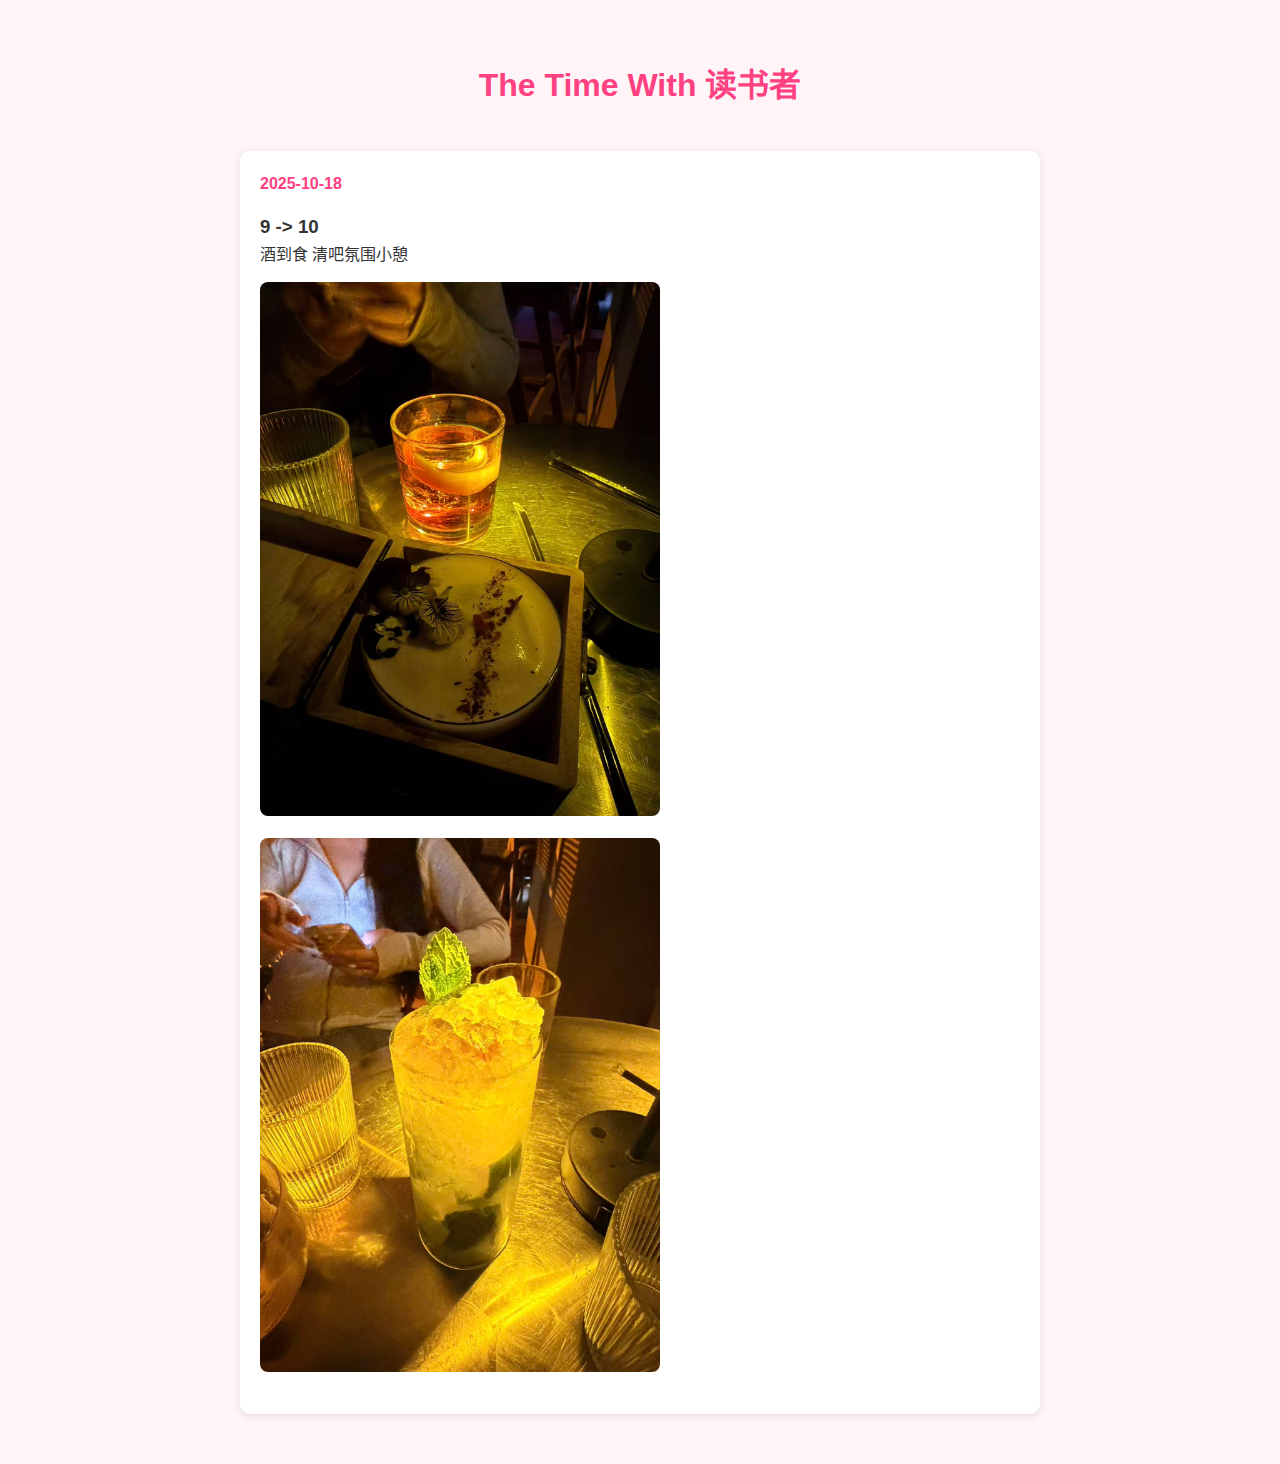
<file: with_jiujiujiu.html>
<!DOCTYPE html>
<html lang="zh-CN">
<head>
    <meta charset="UTF-8">
    <meta name="viewport" content="width=device-width, initial-scale=1.0">
    <title>With-读书狂魔</title>
    <style>
        * {
            margin: 0;
            padding: 0;
            box-sizing: border-box;
            font-family: 'Microsoft YaHei', sans-serif;
        }

        body {
            background: #fff5f8;
            line-height: 1.6;
            color: #333;
            padding: 20px;
        }

        .container {
            max-width: 800px;
            margin: 0 auto;
        }

        h1 {
            text-align: center;
            color: #ff4081;
            margin: 40px 0;
            font-size: 2em;
        }

        .timeline-item {
            background: white;
            padding: 20px;
            border-radius: 10px;
            margin: 30px 0;
            box-shadow: 0 2px 8px rgba(0,0,0,0.1);
            opacity: 0;
            transform: translateY(30px);
            transition: all 0.6s ease;
        }

        .timeline-item.active {
            opacity: 1;
            transform: translateY(0);
        }

        .date {
            color: #ff4081;
            font-weight: bold;
            margin-bottom: 10px;
        }

        .content {
            margin: 15px 0;
        }

        img {
            width: 100%;
            max-width: 400px;
            border-radius: 8px;
            margin-top: 15px;
        }

        .back-top {
            position: fixed;
            bottom: 30px;
            right: 30px;
            background: #ff4081;
            color: white;
            padding: 12px;
            border-radius: 50%;
            cursor: pointer;
            display: none;
        }
    </style>
</head>
<body>
    <div class="container">
        <h1>The Time With 读书者</h1>

        <div class="timeline-item">
            <div class="date">2025-10-18</div>
            <div class="content">
                <h3>9 -> 10</h3>
                <p>酒到食 清吧氛围小憩</p>
                <img src="photos/6d001bad8231c4a1e44569c827442c61.jpg" alt="相遇时刻">
                <img src="photos/eecc85e58cc20e8142c305559802e169.jpg" alt="相遇时刻2">
            </div>
        </div>

        <!-- 添加更多时间节点 -->
    </div>

    <div class="back-top">↑</div>

    <script>
        // 滚动检测
        function checkVisible() {
            document.querySelectorAll('.timeline-item').forEach(item => {
                const rect = item.getBoundingClientRect();
                if (rect.top < window.innerHeight - 100) {
                    item.classList.add('active');
                }
            });
        }

        // 页面加载时检测
        checkVisible();
        
        // 滚动时检测
        window.addEventListener('scroll', checkVisible);

        // 返回顶部按钮
        window.addEventListener('scroll', () => {
            document.querySelector('.back-top').style.display = 
                window.scrollY > 500 ? 'block' : 'none';
        });

        document.querySelector('.back-top').addEventListener('click', () => {
            window.scrollTo({ top: 0, behavior: 'smooth' });
        });
    </script>
</body>
</html>
</file>
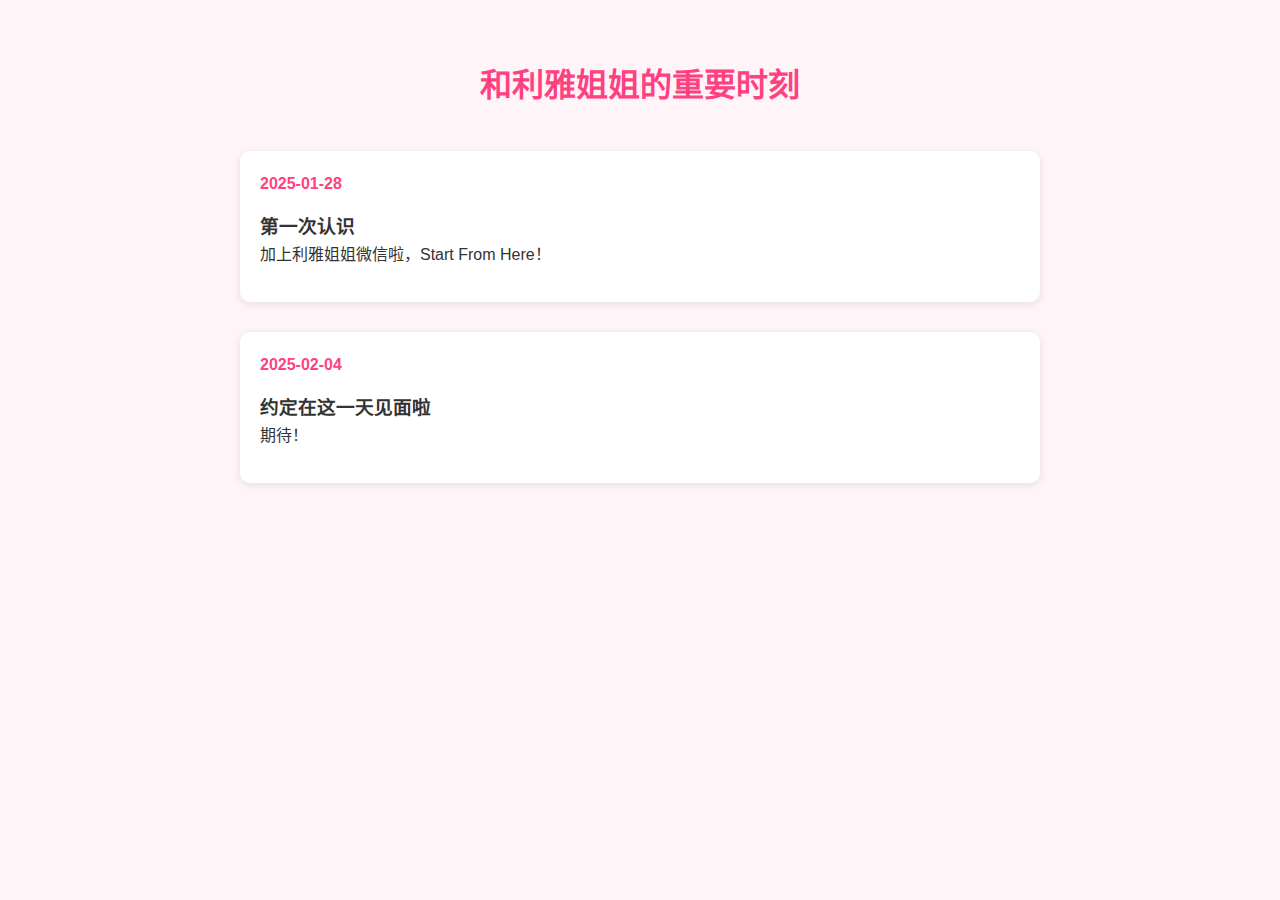
<file: with_liya.html>
<!DOCTYPE html>
<html lang="zh-CN">
<head>
    <meta charset="UTF-8">
    <meta name="viewport" content="width=device-width, initial-scale=1.0">
    <title>和利雅姐姐的故事</title>
    <style>
        * {
            margin: 0;
            padding: 0;
            box-sizing: border-box;
            font-family: 'Microsoft YaHei', sans-serif;
        }

        body {
            background: #fff5f8;
            line-height: 1.6;
            color: #333;
            padding: 20px;
        }

        .container {
            max-width: 800px;
            margin: 0 auto;
        }

        h1 {
            text-align: center;
            color: #ff4081;
            margin: 40px 0;
            font-size: 2em;
        }

        .timeline-item {
            background: white;
            padding: 20px;
            border-radius: 10px;
            margin: 30px 0;
            box-shadow: 0 2px 8px rgba(0,0,0,0.1);
            opacity: 0;
            transform: translateY(30px);
            transition: all 0.6s ease;
        }

        .timeline-item.active {
            opacity: 1;
            transform: translateY(0);
        }

        .date {
            color: #ff4081;
            font-weight: bold;
            margin-bottom: 10px;
        }

        .content {
            margin: 15px 0;
        }

        img {
            width: 100%;
            max-width: 400px;
            border-radius: 8px;
            margin-top: 15px;
        }

        .back-top {
            position: fixed;
            bottom: 30px;
            right: 30px;
            background: #ff4081;
            color: white;
            padding: 12px;
            border-radius: 50%;
            cursor: pointer;
            display: none;
        }
    </style>
</head>
<body>
    <div class="container">
        <h1>和利雅姐姐的重要时刻</h1>

        <div class="timeline-item">
            <div class="date">2025-01-28</div>
            <div class="content">
                <h3>第一次认识</h3>
                <p>加上利雅姐姐微信啦，Start From Here！</p>
                <!-- <img src="meet.jpg" alt="相遇时刻"> -->
            </div>
        </div>

        <div class="timeline-item">
            <div class="date">2025-02-04</div>
            <div class="content">
                <h3>约定在这一天见面啦</h3>
                <p>期待！</p>
                <!-- <img src="meet.jpg" alt="相遇时刻"> -->
            </div>
        </div>

        <!-- 添加更多时间节点 -->
    </div>

    <div class="back-top">↑</div>

    <script>
        // 滚动检测
        function checkVisible() {
            document.querySelectorAll('.timeline-item').forEach(item => {
                const rect = item.getBoundingClientRect();
                if (rect.top < window.innerHeight - 100) {
                    item.classList.add('active');
                }
            });
        }

        // 页面加载时检测
        checkVisible();
        
        // 滚动时检测
        window.addEventListener('scroll', checkVisible);

        // 返回顶部按钮
        window.addEventListener('scroll', () => {
            document.querySelector('.back-top').style.display = 
                window.scrollY > 500 ? 'block' : 'none';
        });

        document.querySelector('.back-top').addEventListener('click', () => {
            window.scrollTo({ top: 0, behavior: 'smooth' });
        });
    </script>
</body>
</html>
</file>
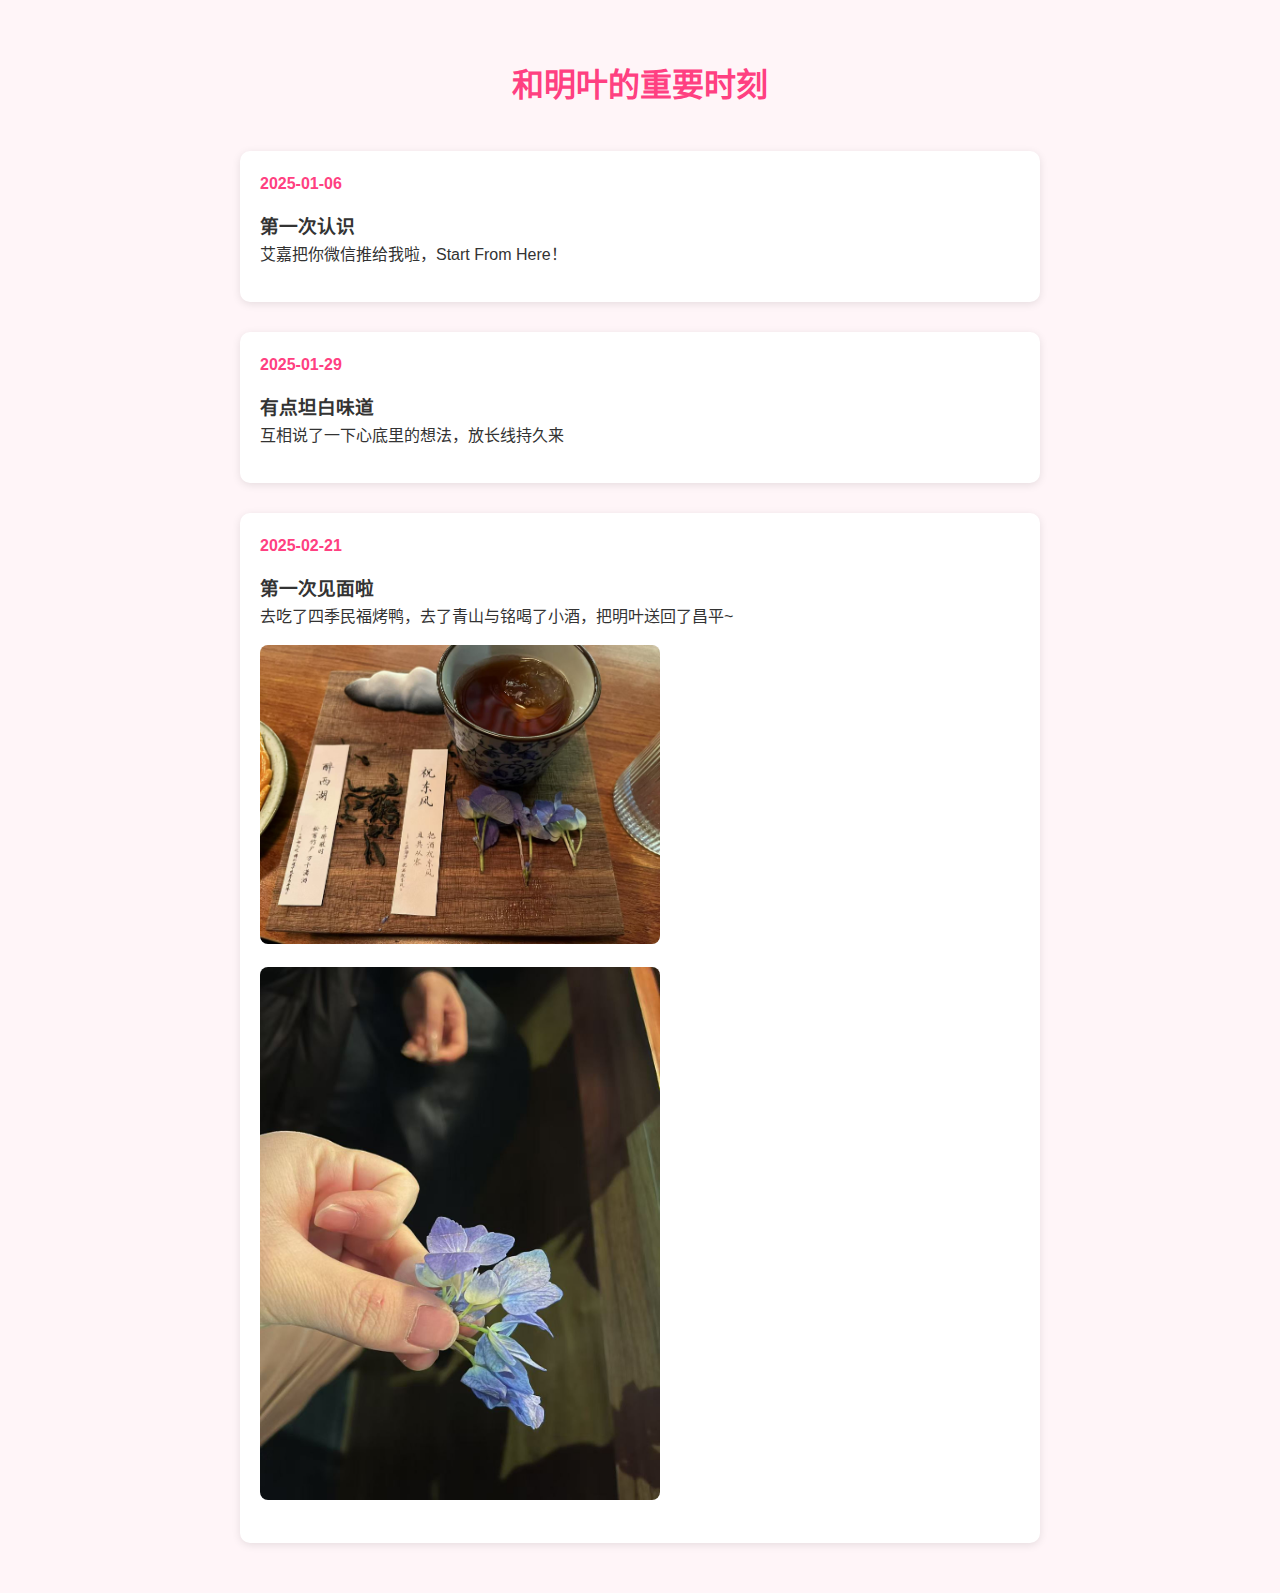
<file: with_mingye.html>
<!DOCTYPE html>
<html lang="zh-CN">
<head>
    <meta charset="UTF-8">
    <meta name="viewport" content="width=device-width, initial-scale=1.0">
    <title>和明叶的故事</title>
    <style>
        * {
            margin: 0;
            padding: 0;
            box-sizing: border-box;
            font-family: 'Microsoft YaHei', sans-serif;
        }

        body {
            background: #fff5f8;
            line-height: 1.6;
            color: #333;
            padding: 20px;
        }

        .container {
            max-width: 800px;
            margin: 0 auto;
        }

        h1 {
            text-align: center;
            color: #ff4081;
            margin: 40px 0;
            font-size: 2em;
        }

        .timeline-item {
            background: white;
            padding: 20px;
            border-radius: 10px;
            margin: 30px 0;
            box-shadow: 0 2px 8px rgba(0,0,0,0.1);
            opacity: 0;
            transform: translateY(30px);
            transition: all 0.6s ease;
        }

        .timeline-item.active {
            opacity: 1;
            transform: translateY(0);
        }

        .date {
            color: #ff4081;
            font-weight: bold;
            margin-bottom: 10px;
        }

        .content {
            margin: 15px 0;
        }

        img {
            width: 100%;
            max-width: 400px;
            border-radius: 8px;
            margin-top: 15px;
        }

        .back-top {
            position: fixed;
            bottom: 30px;
            right: 30px;
            background: #ff4081;
            color: white;
            padding: 12px;
            border-radius: 50%;
            cursor: pointer;
            display: none;
        }
    </style>
</head>
<body>
    <div class="container">
        <h1>和明叶的重要时刻</h1>

        <div class="timeline-item">
            <div class="date">2025-01-06</div>
            <div class="content">
                <h3>第一次认识</h3>
                <p>艾嘉把你微信推给我啦，Start From Here！</p>
                <!-- <img src="meet.jpg" alt="相遇时刻"> -->
            </div>
        </div>

        <div class="timeline-item">
            <div class="date">2025-01-29</div>
            <div class="content">
                <h3>有点坦白味道</h3>
                <p>互相说了一下心底里的想法，放长线持久来</p>
                <!-- <img src="meet.jpg" alt="相遇时刻"> -->
            </div>
        </div>

        <div class="timeline-item">
            <div class="date">2025-02-21</div>
            <div class="content">
                <h3>第一次见面啦</h3>
                <p>去吃了四季民福烤鸭，去了青山与铭喝了小酒，把明叶送回了昌平~</p>
                <img src="photos/46181740404249_.pic.jpg" alt="相遇时刻">
                <img src="photos/46191740404250_.pic.jpg" alt="相遇时刻">
            </div>
        </div>

        <!-- 添加更多时间节点 -->
    </div>

    <div class="back-top">↑</div>

    <script>
        // 滚动检测
        function checkVisible() {
            document.querySelectorAll('.timeline-item').forEach(item => {
                const rect = item.getBoundingClientRect();
                if (rect.top < window.innerHeight - 100) {
                    item.classList.add('active');
                }
            });
        }

        // 页面加载时检测
        checkVisible();
        
        // 滚动时检测
        window.addEventListener('scroll', checkVisible);

        // 返回顶部按钮
        window.addEventListener('scroll', () => {
            document.querySelector('.back-top').style.display = 
                window.scrollY > 500 ? 'block' : 'none';
        });

        document.querySelector('.back-top').addEventListener('click', () => {
            window.scrollTo({ top: 0, behavior: 'smooth' });
        });
    </script>
</body>
</html>
</file>
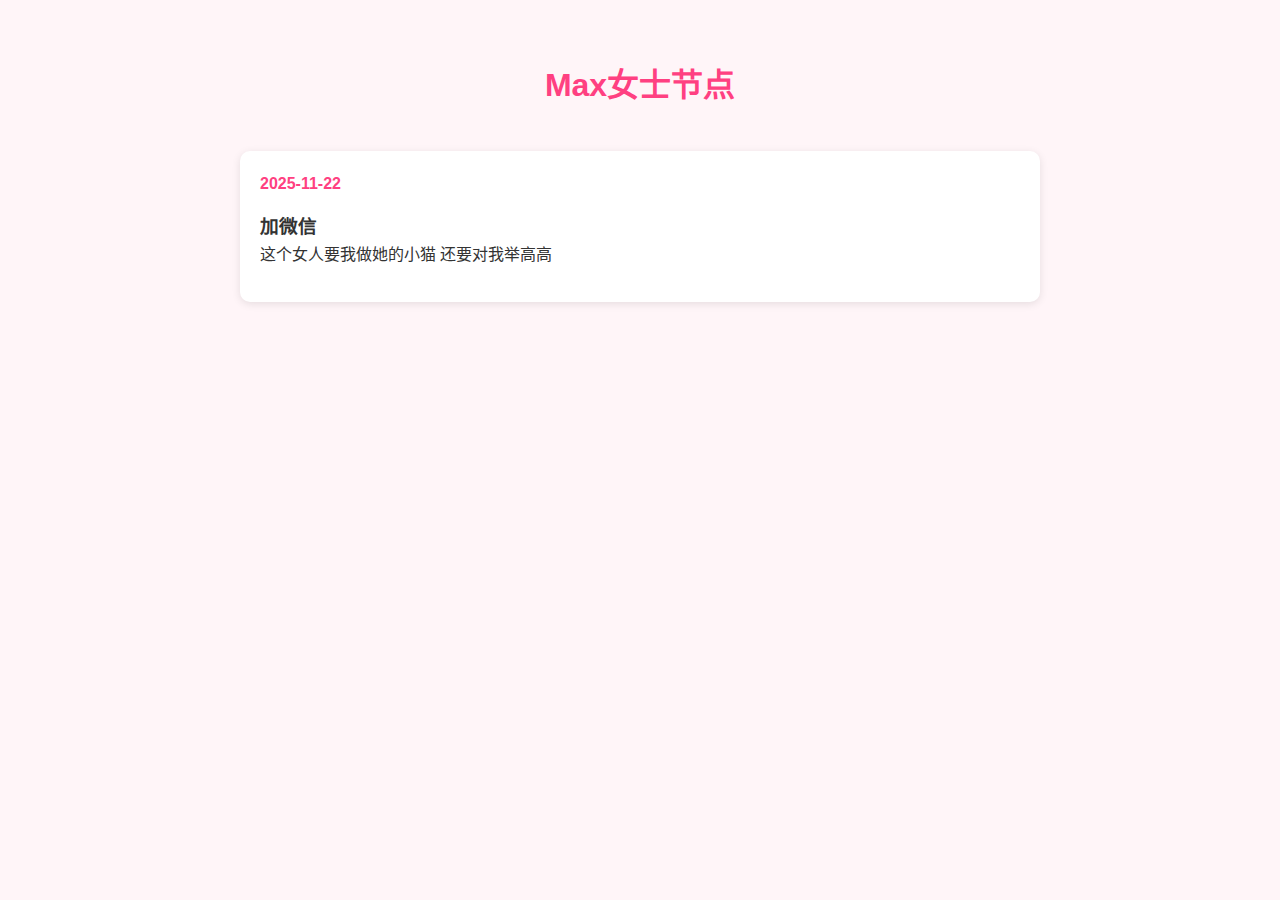
<file: with_shexiexinchang.html>
<!DOCTYPE html>
<html lang="zh-CN">
<head>
    <meta charset="UTF-8">
    <meta name="viewport" content="width=device-width, initial-scale=1.0">
    <title>Max女士</title>
    <style>
        * {
            margin: 0;
            padding: 0;
            box-sizing: border-box;
            font-family: 'Microsoft YaHei', sans-serif;
        }

        body {
            background: #fff5f8;
            line-height: 1.6;
            color: #333;
            padding: 20px;
        }

        .container {
            max-width: 800px;
            margin: 0 auto;
        }

        h1 {
            text-align: center;
            color: #ff4081;
            margin: 40px 0;
            font-size: 2em;
        }

        .timeline-item {
            background: white;
            padding: 20px;
            border-radius: 10px;
            margin: 30px 0;
            box-shadow: 0 2px 8px rgba(0,0,0,0.1);
            opacity: 0;
            transform: translateY(30px);
            transition: all 0.6s ease;
        }

        .timeline-item.active {
            opacity: 1;
            transform: translateY(0);
        }

        .date {
            color: #ff4081;
            font-weight: bold;
            margin-bottom: 10px;
        }

        .content {
            margin: 15px 0;
        }

        img {
            width: 100%;
            max-width: 400px;
            border-radius: 8px;
            margin-top: 15px;
        }

        .back-top {
            position: fixed;
            bottom: 30px;
            right: 30px;
            background: #ff4081;
            color: white;
            padding: 12px;
            border-radius: 50%;
            cursor: pointer;
            display: none;
        }
    </style>
</head>
<body>
    <div class="container">
        <h1>Max女士节点</h1>

        <div class="timeline-item">
            <div class="date">2025-11-22</div>
            <div class="content">
                <h3>加微信</h3>
                <p>这个女人要我做她的小猫  还要对我举高高</p>
            </div>
        </div>


        <!-- 添加更多时间节点 -->
    </div>

    <div class="back-top">↑</div>

    <script>
        // 滚动检测
        function checkVisible() {
            document.querySelectorAll('.timeline-item').forEach(item => {
                const rect = item.getBoundingClientRect();
                if (rect.top < window.innerHeight - 100) {
                    item.classList.add('active');
                }
            });
        }

        // 页面加载时检测
        checkVisible();
        
        // 滚动时检测
        window.addEventListener('scroll', checkVisible);

        // 返回顶部按钮
        window.addEventListener('scroll', () => {
            document.querySelector('.back-top').style.display = 
                window.scrollY > 500 ? 'block' : 'none';
        });

        document.querySelector('.back-top').addEventListener('click', () => {
            window.scrollTo({ top: 0, behavior: 'smooth' });
        });
    </script>
</body>
</html>
</file>
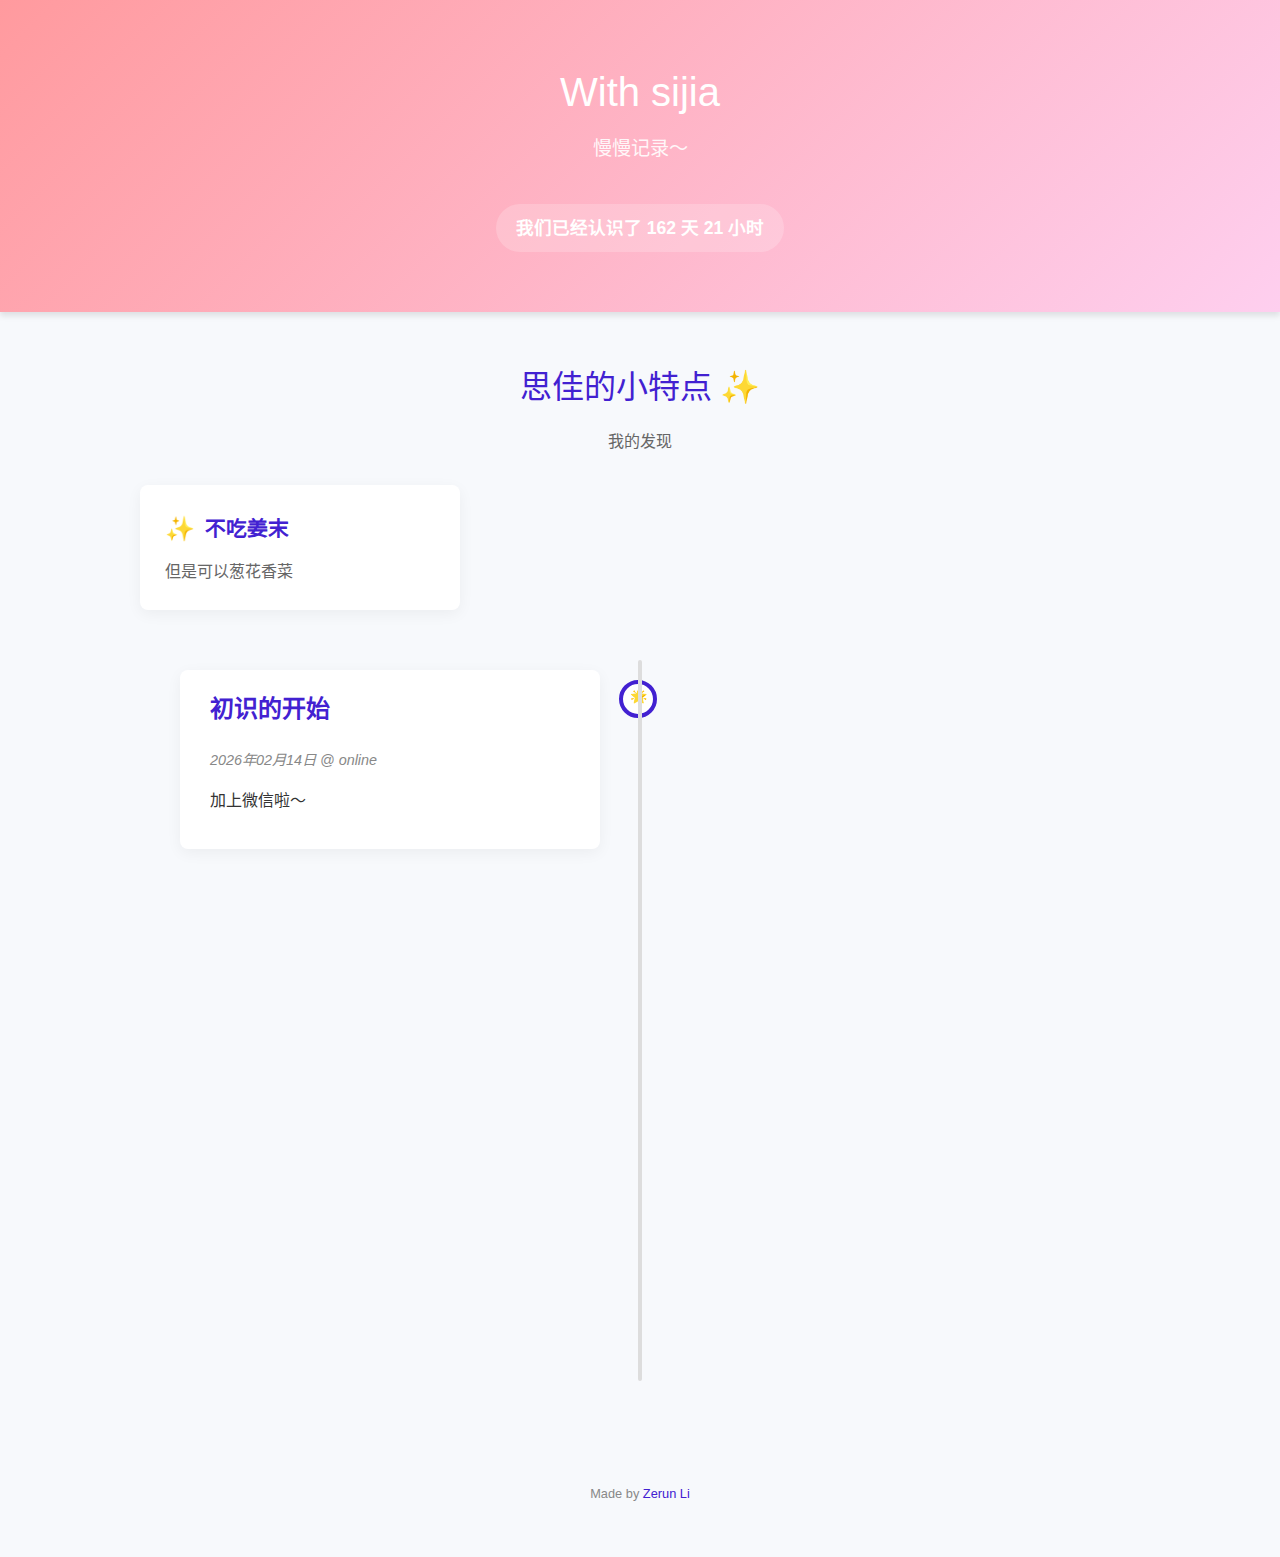
<file: with_sijia.html>
<!DOCTYPE html>
<html lang="zh-CN">
<head>
    <meta charset="UTF-8">
    <meta name="viewport" content="width=device-width, initial-scale=1.0">
    <title>Our Story - With sijia</title>
    <style>
        /* --- 全局样式 --- */
        :root {
            --primary-color: #4221D1; /* 主色调 */
            --bg-color: #f7f9fc;      /* 背景色：极淡的灰蓝 */
            --text-color: #333;
            --card-bg: #ffffff;
        }

        body {
            font-family: 'Helvetica Neue', Helvetica, Arial, sans-serif;
            background-color: var(--bg-color);
            color: var(--text-color);
            margin: 0;
            padding: 0;
            line-height: 1.6;
        }

        /* --- 头部区域 --- */
        header {
            background: linear-gradient(135deg, #ff9a9e 0%, #fecfef 100%);
            padding: 60px 20px;
            text-align: center;
            color: white;
            box-shadow: 0 4px 6px rgba(0,0,0,0.1);
        }

        header h1 {
            margin: 0;
            font-size: 2.5rem;
            font-weight: 300;
        }

        header p {
            font-size: 1.2rem;
            margin-top: 10px;
            opacity: 0.9;
        }

        /* 计时器样式 */
        #timer {
            margin-top: 20px;
            font-size: 1.1rem;
            font-weight: bold;
            background: rgba(255,255,255,0.2);
            display: inline-block;
            padding: 10px 20px;
            border-radius: 50px;
        }

        /* --- 新增：女生特点区域 --- */
        .her-traits {
            max-width: 1000px;
            margin: 50px auto;
            padding: 0 20px;
        }

        .traits-header {
            text-align: center;
            margin-bottom: 30px;
        }

        .traits-header h2 {
            color: var(--primary-color);
            font-size: 2rem;
            font-weight: 300;
            margin-bottom: 10px;
        }

        .traits-header p {
            color: #666;
            font-size: 1rem;
        }

        .traits-grid {
            display: grid;
            grid-template-columns: repeat(auto-fill, minmax(280px, 1fr));
            gap: 20px;
        }

        .trait-card {
            background-color: var(--card-bg);
            border-radius: 8px;
            padding: 25px;
            box-shadow: 0 4px 15px rgba(0,0,0,0.05);
            transition: transform 0.3s ease, box-shadow 0.3s ease;
            opacity: 0;
            transform: translateY(20px);
        }

        .trait-card.show {
            opacity: 1;
            transform: translateY(0);
        }

        .trait-card:hover {
            transform: translateY(-5px);
            box-shadow: 0 8px 20px rgba(0,0,0,0.08);
        }

        .trait-card h3 {
            color: var(--primary-color);
            margin-top: 0;
            margin-bottom: 10px;
            font-size: 1.3rem;
            display: flex;
            align-items: center;
            gap: 10px;
        }

        .trait-card h3::before {
            content: '✨';
            font-size: 1.5rem;
        }

        .trait-card p {
            color: #666;
            margin: 0;
            line-height: 1.7;
        }

        /* --- 时间轴容器 --- */
        .timeline {
            position: relative;
            max-width: 1000px;
            margin: 50px auto;
            padding: 0 20px;
        }

        /* 中间的竖线 */
        .timeline::after {
            content: '';
            position: absolute;
            width: 4px;
            background-color: #ddd;
            top: 0;
            bottom: 0;
            left: 50%;
            margin-left: -2px;
            border-radius: 2px;
        }

        /* --- 时间轴卡片 --- */
        .container {
            padding: 10px 40px;
            position: relative;
            background-color: inherit;
            width: 50%;
            box-sizing: border-box;
            opacity: 0; /* 初始隐藏，用于动画 */
            transform: translateY(20px);
            transition: all 0.6s ease;
        }

        .container.show {
            opacity: 1;
            transform: translateY(0);
        }

        /* 小圆点 */
        .container::after {
            content: '🌟'; /* 把爱心改成星星，降低暧昧感 */
            position: absolute;
            width: 30px;
            height: 30px;
            right: -17px;
            background-color: white;
            border: 4px solid var(--primary-color);
            top: 20px;
            border-radius: 50%;
            z-index: 1;
            text-align: center;
            line-height: 24px;
            font-size: 14px;
            color: var(--primary-color);
        }

        /* 左侧容器 */
        .left {
            left: 0;
        }

        /* 右侧容器 */
        .right {
            left: 50%;
        }

        /* 修正右侧小圆点位置 */
        .right::after {
            left: -17px;
        }

        /* 内容框样式 */
        .content {
            padding: 20px 30px;
            background-color: var(--card-bg);
            position: relative;
            border-radius: 8px;
            box-shadow: 0 4px 15px rgba(0,0,0,0.05);
        }

        .content h2 {
            margin-top: 0;
            color: var(--primary-color);
            font-size: 1.5rem;
        }
        
        .content .date {
            color: #888;
            font-size: 0.9rem;
            margin-bottom: 10px;
            display: block;
            font-style: italic;
        }

        /* 图片样式 */
        .content img {
            width: 100%;
            border-radius: 5px;
            margin-top: 10px;
            margin-bottom: 10px;
            box-shadow: 0 2px 4px rgba(0,0,0,0.1);
        }

        /* --- 响应式设计 (手机端) --- */
        @media screen and (max-width: 600px) {
            .timeline::after {
                left: 31px;
            }
            
            .container {
                width: 100%;
                padding-left: 70px;
                padding-right: 25px;
            }
            
            .container::after {
                left: 15px;
            }
            
            .left::after, .right::after {
                left: 15px;
            }
            
            .right {
                left: 0%;
            }

            /* 适配手机端的特点卡片 */
            .traits-grid {
                grid-template-columns: 1fr;
            }

            .traits-header h2 {
                font-size: 1.8rem;
            }
        }
        
        /* 底部 */
        footer {
            text-align: center;
            padding: 40px;
            color: #888;
            font-size: 0.8rem;
        }
        
        footer a {
            color: var(--primary-color);
            text-decoration: none;
        }
    </style>
</head>
<body>

    <header>
        <h1>With sijia</h1>
        <p>慢慢记录～</p> <!-- 替换暧昧表述 -->
        <div id="timer">Loading...</div>
    </header>

    <!-- 新增：女生特点区域 -->
    <section class="her-traits">
        <div class="traits-header">
            <h2>思佳的小特点 ✨</h2>
            <p>我的发现</p> <!-- 替换暧昧表述 -->
        </div>
        <div class="traits-grid">
            <!-- 特点卡片1 -->
            <div class="trait-card">
                <h3>不吃姜末</h3>
                <p>但是可以葱花香菜</p>
            </div>
            <!-- 特点卡片2 -->
        </div>
    </section>

    <div class="timeline">
        
        <div class="container left">
            <div class="content">
                <h2>初识的开始</h2> <!-- 替换暧昧表述 -->
                <span class="date">2026年02月14日 @ online</span>
                <p>加上微信啦～</p> <!-- 替换表述 -->
                </div>
        </div>

        <div class="container right">
            <div class="content">
                <h2>第一次见面</h2>
                <span class="date">2026年03月07日</span>
                <p>排队的野杜鹃；未营业的小酒馆；玫瑰味的星巴克...汇聚成了这一天</p> <!-- 替换暧昧表述 -->
                <img src="photos/xingbake.jpg" alt="在星巴克">
            </div>
        </div>

    </div>

    <footer>
        <p>Made by <a href="https://zerunli.top">Zerun Li</a></p>
    </footer>

    <script>
        // --- 配置区域 ---
        
        // 1. 设置初识的日期 (格式: YYYY-MM-DD)
        const startDate = "2026-02-14"; 

        // ----------------

        function updateTimer() {
            const start = new Date(startDate).getTime();
            const now = new Date().getTime();
            const difference = now - start;

            const days = Math.floor(difference / (1000 * 60 * 60 * 24));
            const hours = Math.floor((difference % (1000 * 60 * 60 * 24)) / (1000 * 60 * 60));
            
            document.getElementById("timer").innerHTML = 
                `我们已经认识了 ${days} 天 ${hours} 小时`;
        }

        setInterval(updateTimer, 1000);
        updateTimer(); // 初始化运行一次

        // 滚动显现动画 - 包含时间轴和特点卡片
        window.addEventListener('scroll', checkElements);
        checkElements(); // 初始化检查

        function checkElements() {
            const triggerBottom = window.innerHeight / 5 * 4;
            
            // 时间轴卡片动画
            const timelineBoxes = document.querySelectorAll('.container');
            timelineBoxes.forEach(box => {
                const boxTop = box.getBoundingClientRect().top;
                if(boxTop < triggerBottom) {
                    box.classList.add('show');
                } else {
                    box.classList.remove('show');
                }
            });

            // 特点卡片动画
            const traitCards = document.querySelectorAll('.trait-card');
            traitCards.forEach(card => {
                const cardTop = card.getBoundingClientRect().top;
                if(cardTop < triggerBottom) {
                    card.classList.add('show');
                } else {
                    card.classList.remove('show');
                }
            });
        }
    </script>
</body>
</html>
</file>
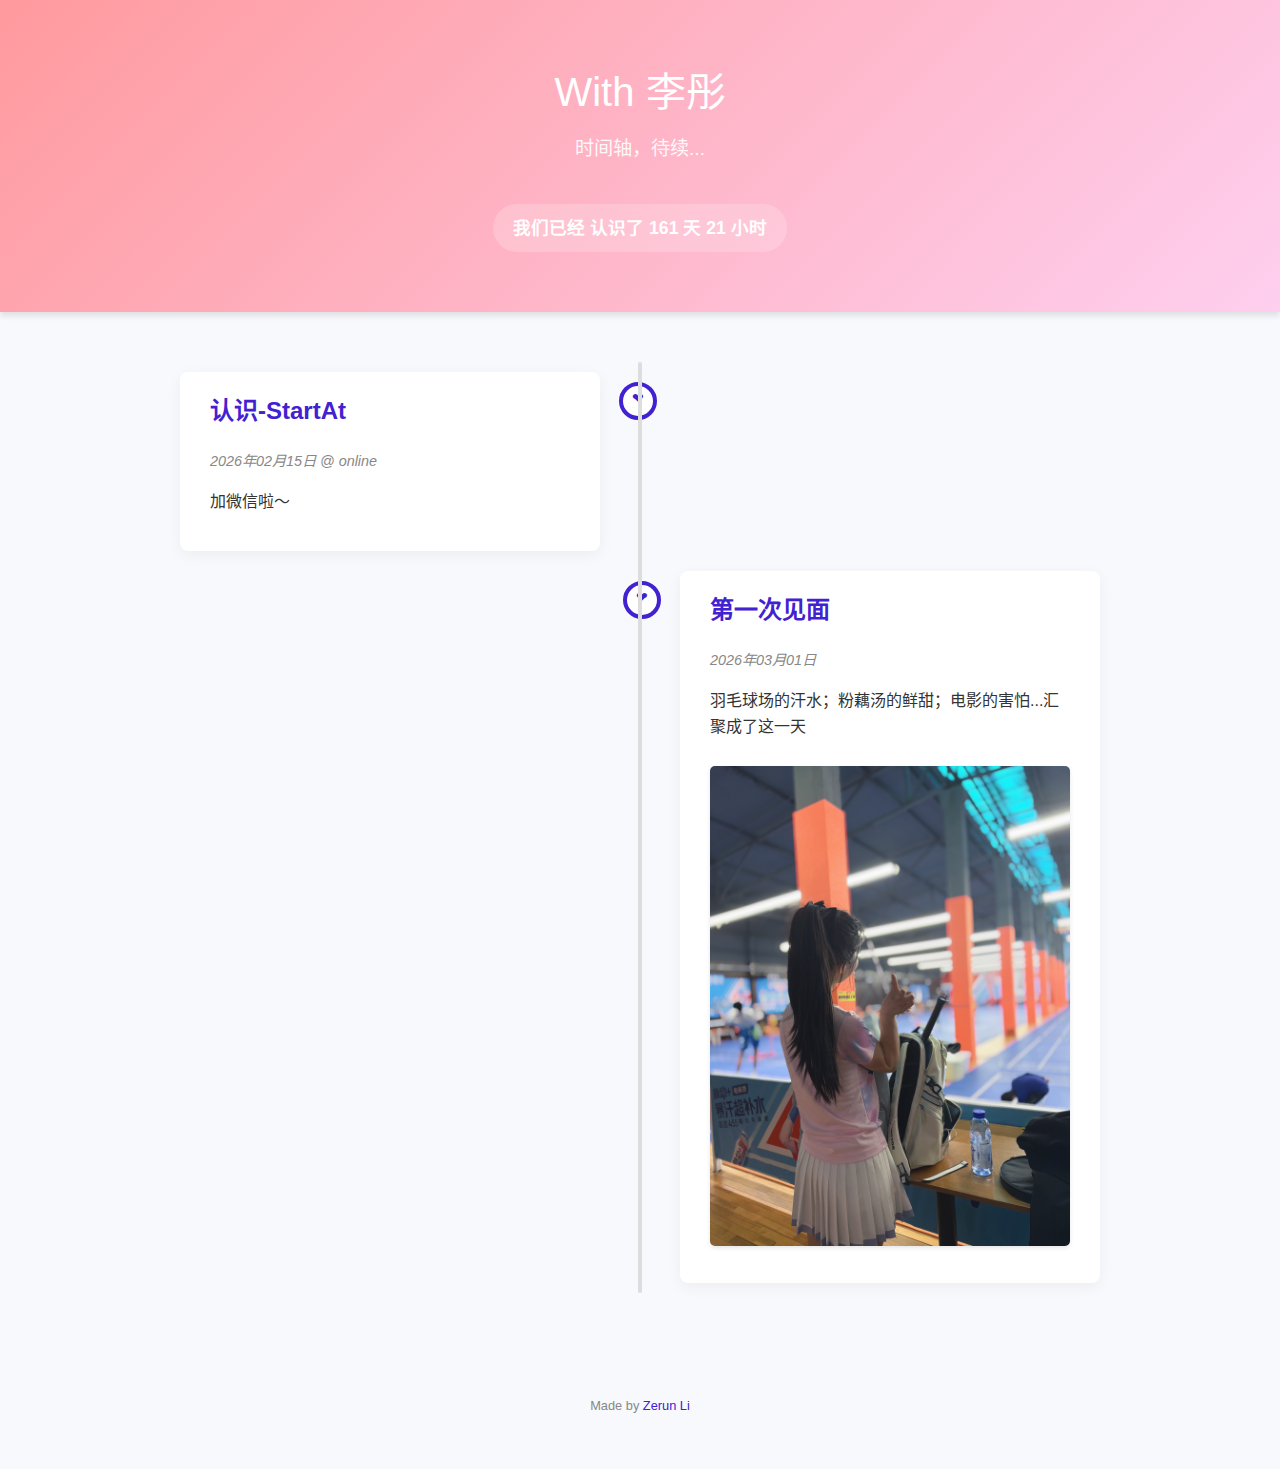
<file: with_tongtong.html>
<!DOCTYPE html>
<html lang="zh-CN">
<head>
    <meta charset="UTF-8">
    <meta name="viewport" content="width=device-width, initial-scale=1.0">
    <title>Our Story - With 李彤</title>
    <style>
        /* --- 全局样式 --- */
        :root {
            --primary-color: #4221D1; /* 主色调：柔和的粉红色 */
            --bg-color: #f7f9fc;      /* 背景色：极淡的灰蓝 */
            --text-color: #333;
            --card-bg: #ffffff;
        }

        body {
            font-family: 'Helvetica Neue', Helvetica, Arial, sans-serif;
            background-color: var(--bg-color);
            color: var(--text-color);
            margin: 0;
            padding: 0;
            line-height: 1.6;
        }

        /* --- 头部区域 --- */
        header {
            background: linear-gradient(135deg, #ff9a9e 0%, #fecfef 100%);
            padding: 60px 20px;
            text-align: center;
            color: white;
            box-shadow: 0 4px 6px rgba(0,0,0,0.1);
        }

        header h1 {
            margin: 0;
            font-size: 2.5rem;
            font-weight: 300;
        }

        header p {
            font-size: 1.2rem;
            margin-top: 10px;
            opacity: 0.9;
        }

        /* 计时器样式 */
        #timer {
            margin-top: 20px;
            font-size: 1.1rem;
            font-weight: bold;
            background: rgba(255,255,255,0.2);
            display: inline-block;
            padding: 10px 20px;
            border-radius: 50px;
        }

        /* --- 时间轴容器 --- */
        .timeline {
            position: relative;
            max-width: 1000px;
            margin: 50px auto;
            padding: 0 20px;
        }

        /* 中间的竖线 */
        .timeline::after {
            content: '';
            position: absolute;
            width: 4px;
            background-color: #ddd;
            top: 0;
            bottom: 0;
            left: 50%;
            margin-left: -2px;
            border-radius: 2px;
        }

        /* --- 时间轴卡片 --- */
        .container {
            padding: 10px 40px;
            position: relative;
            background-color: inherit;
            width: 50%;
            box-sizing: border-box;
            opacity: 0; /* 初始隐藏，用于动画 */
            transform: translateY(20px);
            transition: all 0.6s ease;
        }

        .container.show {
            opacity: 1;
            transform: translateY(0);
        }

        /* 小圆点 */
        .container::after {
            content: '❤'; /* 可以改成圆点 '' */
            position: absolute;
            width: 30px;
            height: 30px;
            right: -17px;
            background-color: white;
            border: 4px solid var(--primary-color);
            top: 20px;
            border-radius: 50%;
            z-index: 1;
            text-align: center;
            line-height: 24px;
            font-size: 14px;
            color: var(--primary-color);
        }

        /* 左侧容器 */
        .left {
            left: 0;
        }

        /* 右侧容器 */
        .right {
            left: 50%;
        }

        /* 修正右侧小圆点位置 */
        .right::after {
            left: -17px;
        }

        /* 内容框样式 */
        .content {
            padding: 20px 30px;
            background-color: var(--card-bg);
            position: relative;
            border-radius: 8px;
            box-shadow: 0 4px 15px rgba(0,0,0,0.05);
        }

        .content h2 {
            margin-top: 0;
            color: var(--primary-color);
            font-size: 1.5rem;
        }
        
        .content .date {
            color: #888;
            font-size: 0.9rem;
            margin-bottom: 10px;
            display: block;
            font-style: italic;
        }

        /* 图片样式 */
        .content img {
            width: 100%;
            border-radius: 5px;
            margin-top: 10px;
            margin-bottom: 10px;
            box-shadow: 0 2px 4px rgba(0,0,0,0.1);
        }

        /* --- 响应式设计 (手机端) --- */
        @media screen and (max-width: 600px) {
            .timeline::after {
                left: 31px;
            }
            
            .container {
                width: 100%;
                padding-left: 70px;
                padding-right: 25px;
            }
            
            .container::after {
                left: 15px;
            }
            
            .left::after, .right::after {
                left: 15px;
            }
            
            .right {
                left: 0%;
            }
        }
        
        /* 底部 */
        footer {
            text-align: center;
            padding: 40px;
            color: #888;
            font-size: 0.8rem;
        }
        
        footer a {
            color: var(--primary-color);
            text-decoration: none;
        }
    </style>
</head>
<body>

    <header>
        <h1> With 李彤</h1>
        <p>时间轴，待续...</p>
        <div id="timer">Loading...</div>
    </header>

    <div class="timeline">
        
        <div class="container left">
            <div class="content">
                <h2>认识-StartAt</h2>
                <span class="date">2026年02月15日 @ online</span>
                <p> 加微信啦～</p>
                </div>
        </div>

        <div class="container right">
            <div class="content">
                <h2>第一次见面</h2>
                <span class="date">2026年03月01日</span>
                <p> 羽毛球场的汗水；粉藕汤的鲜甜；电影的害怕...汇聚成了这一天</p>
                <img src="photos/tongtong.jpg" alt="羽毛球馆">
            </div>
        </div>

        <!-- <div class="container left">
            <div class="content">
                <h2>我们在一起了</h2>
                <span class="date">202X年X月X日</span>
                <p>这是最重要的一天。我鼓起勇气向你表白，而你微笑着答应了。从这一刻起，我的世界多了一个你。</p>
                </div>
        </div> -->

        <!-- <div class="container right">
            <div class="content">
                <h2>第一次一起旅行</h2>
                <span class="date">202X年X月X日</span>
                <p>我们一起去了[城市]，看了大海/爬了山。那天风很大，但牵着你的手很暖。</p>
            </div>
        </div>
        
        <div class="container left">
            <div class="content">
                <h2>Future</h2>
                <span class="date">Now & Forever</span>
                <p>未来的路还很长，我想和你一起去更多的地方，吃更多的美食，度过每一个平凡又珍贵的日子。</p>
            </div>
        </div> -->

    </div>

    <footer>
        <p>Made by <a href="https://zerunli.top">Zerun Li</a></p>
    </footer>

    <script>
        // --- 配置区域 ---
        
        // 1. 设置你们在一起的日期 (格式: YYYY-MM-DD)
        const startDate = "2026-02-15"; 

        // ----------------

        function updateTimer() {
            const start = new Date(startDate).getTime();
            const now = new Date().getTime();
            const difference = now - start;

            const days = Math.floor(difference / (1000 * 60 * 60 * 24));
            const hours = Math.floor((difference % (1000 * 60 * 60 * 24)) / (1000 * 60 * 60));
            
            document.getElementById("timer").innerHTML = 
                `我们已经 认识了 ${days} 天 ${hours} 小时`;
        }

        setInterval(updateTimer, 1000);
        updateTimer(); // 初始化运行一次

        // 简单的滚动显现动画
        window.addEventListener('scroll', checkBoxes);
        checkBoxes(); // 初始化检查

        function checkBoxes() {
            const triggerBottom = window.innerHeight / 5 * 4;
            const boxes = document.querySelectorAll('.container');

            boxes.forEach(box => {
                const boxTop = box.getBoundingClientRect().top;
                if(boxTop < triggerBottom) {
                    box.classList.add('show');
                } else {
                    box.classList.remove('show');
                }
            });
        }
    </script>
</body>
</html>
</file>
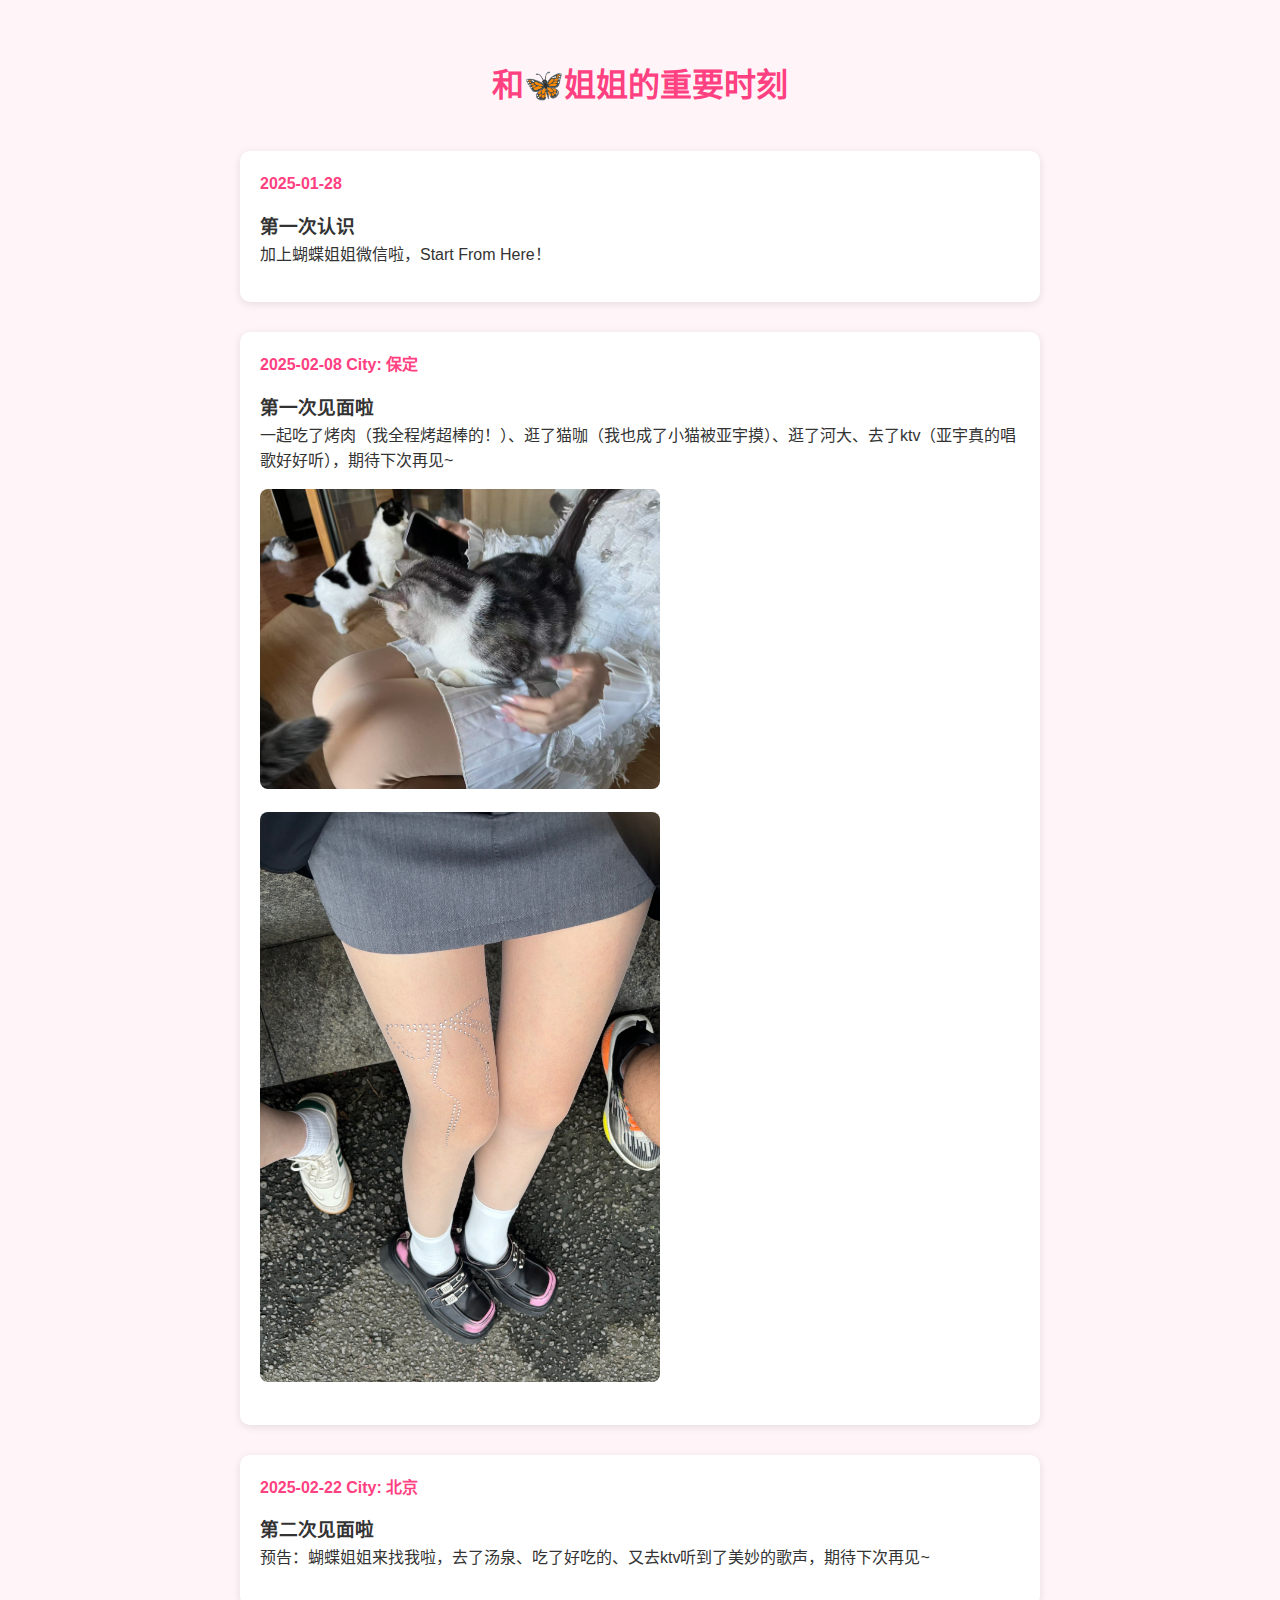
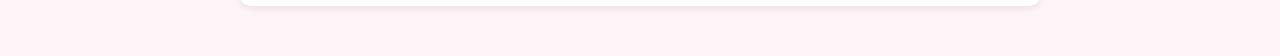
<file: with_yayu.html>
<!DOCTYPE html>
<html lang="zh-CN">
<head>
    <meta charset="UTF-8">
    <meta name="viewport" content="width=device-width, initial-scale=1.0">
    <title>和蝴蝶姐姐的故事</title>
    <style>
        * {
            margin: 0;
            padding: 0;
            box-sizing: border-box;
            font-family: 'Microsoft YaHei', sans-serif;
        }

        body {
            background: #fff5f8;
            line-height: 1.6;
            color: #333;
            padding: 20px;
        }

        .container {
            max-width: 800px;
            margin: 0 auto;
        }

        h1 {
            text-align: center;
            color: #ff4081;
            margin: 40px 0;
            font-size: 2em;
        }

        .timeline-item {
            background: white;
            padding: 20px;
            border-radius: 10px;
            margin: 30px 0;
            box-shadow: 0 2px 8px rgba(0,0,0,0.1);
            opacity: 0;
            transform: translateY(30px);
            transition: all 0.6s ease;
        }

        .timeline-item.active {
            opacity: 1;
            transform: translateY(0);
        }

        .date {
            color: #ff4081;
            font-weight: bold;
            margin-bottom: 10px;
        }

        .content {
            margin: 15px 0;
        }

        img {
            width: 100%;
            max-width: 400px;
            border-radius: 8px;
            margin-top: 15px;
        }

        .back-top {
            position: fixed;
            bottom: 30px;
            right: 30px;
            background: #ff4081;
            color: white;
            padding: 12px;
            border-radius: 50%;
            cursor: pointer;
            display: none;
        }
    </style>
</head>
<body>
    <div class="container">
        <h1>和🦋姐姐的重要时刻</h1>

        <div class="timeline-item">
            <div class="date">2025-01-28</div>
            <div class="content">
                <h3>第一次认识</h3>
                <p>加上蝴蝶姐姐微信啦，Start From Here！</p>
                <!-- <img src="meet.jpg" alt="相遇时刻"> -->
            </div>
        </div>

        <div class="timeline-item">
            <div class="date">2025-02-08 City: 保定</div>
            <div class="content">
                <h3>第一次见面啦</h3>
                <p>一起吃了烤肉（我全程烤超棒的！）、逛了猫咖（我也成了小猫被亚宇摸）、逛了河大、去了ktv（亚宇真的唱歌好好听），期待下次再见~</p>
                <img src="photos/WechatIMG3523.jpg" alt="相遇时刻">
                <img src="photos/WechatIMG1562.jpg" alt="相遇时刻">
            </div>
        </div>

        <div class="timeline-item">
            <div class="date">2025-02-22 City: 北京</div>
            <div class="content">
                <h3>第二次见面啦</h3>
                <p>预告：蝴蝶姐姐来找我啦，去了汤泉、吃了好吃的、又去ktv听到了美妙的歌声，期待下次再见~</p>
                <!-- <img src="meet.jpg" alt="相遇时刻"> -->
            </div>
        </div>

        <!-- 添加更多时间节点 -->
    </div>

    <div class="back-top">↑</div>

    <script>
        // 滚动检测
        function checkVisible() {
            document.querySelectorAll('.timeline-item').forEach(item => {
                const rect = item.getBoundingClientRect();
                if (rect.top < window.innerHeight - 100) {
                    item.classList.add('active');
                }
            });
        }

        // 页面加载时检测
        checkVisible();
        
        // 滚动时检测
        window.addEventListener('scroll', checkVisible);

        // 返回顶部按钮
        window.addEventListener('scroll', () => {
            document.querySelector('.back-top').style.display = 
                window.scrollY > 500 ? 'block' : 'none';
        });

        document.querySelector('.back-top').addEventListener('click', () => {
            window.scrollTo({ top: 0, behavior: 'smooth' });
        });
    </script>
</body>
</html>
</file>
<file: jemdoc.css>
/* Default css file for jemdoc. */

table#tlayout {
    border: none;
    border-collapse: separate;
    background: white;
}

body {
	background: white;
	font-family: Georgia, serif;
	padding-bottom: 8px;
	margin: 0;
}

#layout-menu {
	background: #f6f6f6;
	border: 1px solid #dddddd;
	padding-top: 0.5em;
	padding-left: 8px;
	padding-right: 8px;
	font-size: 1.0em;
	width: auto;
	white-space: nowrap;
    text-align: left;
    vertical-align: top;
}

#layout-menu td {
	background: #f4f4f4;
    vertical-align: top;
}

#layout-content {
	padding-top: 0.0em;
	padding-left: 1.0em;
	padding-right: 1.0em;
    border: none;
    background: white;
    text-align: left;
    vertical-align: top;
}

#layout-menu a {
	line-height: 1.5em;
	margin-left: 0.5em;
}

tt {
    background: #ffffdd;
}

pre, tt {
	font-size: 90%;
	font-family: monaco, monospace;
}

a, a > tt {
	color: #224b8d;
	text-decoration: none;
}

a:hover {
	border-bottom: 1px gray dotted;
}

#layout-menu a.current:link, #layout-menu a.current:visited {
	color: #022b6d;
	border-bottom: 1px gray solid;
}
#layout-menu a:link, #layout-menu a:visited, #layout-menu a:hover {
	color: #527bbd;
	text-decoration: none;
}
#layout-menu a:hover {
	text-decoration: none;
}

div.menu-category {
	border-bottom: 1px solid gray;
	margin-top: 0.8em;
	padding-top: 0.2em;
	padding-bottom: 0.1em;
	font-weight: bold;
}

div.menu-item {
	padding-left: 16px;
	text-indent: -16px;
}

div#toptitle {
	padding-bottom: 0.2em;
	margin-bottom: 1.5em;
	border-bottom: 3px double gray;
}

/* Reduce space if we begin the page with a title. */
div#toptitle + h2, div#toptitle + h3 {
	margin-top: -0.7em;
}

div#subtitle {
	margin-top: 0.0em;
	margin-bottom: 0.0em;
	padding-top: 0em;
	padding-bottom: 0.1em;
}

em {
	font-style: italic;
}

strong {
	font-weight: bold;
}


h1, h2, h3 {
	color: #527bbd;
	margin-top: 0.7em;
	margin-bottom: 0.3em;
	padding-bottom: 0.2em;
	line-height: 1.0;
	padding-top: 0.5em;
	border-bottom: 1px solid #aaaaaa;
}

h1 {
	font-size: 165%;
}

h2 {
	padding-top: 0.8em;
	font-size: 125%;
}

h2 + h3 {
    padding-top: 0.2em;
}

h3 {
	font-size: 110%;
	border-bottom: none;
}

p {
	margin-top: 0.0em;
	margin-bottom: 0.8em;
	padding: 0;
	line-height: 1.3;
}

pre {
	padding: 0;
	margin: 0;
}

div#footer {
	font-size: small;
	border-top: 1px solid #c0c0c0;
	padding-top: 0.1em;
	margin-top: 4.0em;
	color: #c0c0c0;
}

div#footer a {
	color: #80a0b0;
}

div#footer-text {
	float: left;
	padding-bottom: 8px;
}

ul, ol, dl {
	margin-top: 0.2em;
	padding-top: 0;
	margin-bottom: 0.8em;
}

dt {
	margin-top: 0.5em;
	margin-bottom: 0;
}

dl {
	margin-left: 20px;
}

dd {
	color: #222222;
}

dd > *:first-child {
	margin-top: 0;
}

ul {
	list-style-position: outside;
	list-style-type: square;
}

p + ul, p + ol {
	margin-top: -0.5em;
}

li ul, li ol {
	margin-top: -0.3em;
}

ol {
	list-style-position: outside;
	list-style-type: decimal;
}

li p, dd p {
	margin-bottom: 0.3em;
}


ol ol {
	list-style-type: lower-alpha;
}

ol ol ol {
	list-style-type: lower-roman;
}

p + div.codeblock {
	margin-top: -0.6em;
}

div.codeblock, div.infoblock {
	margin-right: 0%;
	margin-top: 1.2em;
	margin-bottom: 1.3em;
}

div.blocktitle {
	font-weight: bold;
	color: #cd7b62;
	margin-top: 1.2em;
	margin-bottom: 0.1em;
}

div.blockcontent {
	border: 1px solid silver;
	padding: 0.3em 0.5em;
}

div.infoblock > div.blockcontent {
	background: #ffffee;
}

div.blockcontent p + ul, div.blockcontent p + ol {
	margin-top: 0.4em;
}

div.infoblock p {
	margin-bottom: 0em;
}

div.infoblock li p, div.infoblock dd p {
	margin-bottom: 0.5em;
}

div.infoblock p + p {
	margin-top: 0.8em;
}

div.codeblock > div.blockcontent {
	background: #f6f6f6;
}

span.pycommand {
	color: #000070;
}

span.statement {
	color: #008800;
}
span.builtin {
	color: #000088;
}
span.special {
	color: #990000;
}
span.operator {
	color: #880000;
}
span.error {
	color: #aa0000;
}
span.comment, span.comment > *, span.string, span.string > * {
	color: #606060;
}

@media print {
	#layout-menu { display: none; }
}

#fwtitle {
	margin: 2px;
}

#fwtitle #toptitle {
	padding-left: 0.5em;
	margin-bottom: 0.5em;
}

#layout-content h1:first-child, #layout-content h2:first-child, #layout-content h3:first-child {
	margin-top: -0.7em;
}

div#toptitle h1, #layout-content div#toptitle h1 {
	margin-bottom: 0.0em;
	padding-bottom: 0.1em;
	padding-top: 0;
	margin-top: 0.5em;
	border-bottom: none;
}

img.eq {
	padding: 0;
	padding-left: 0.1em;
	padding-right: 0.1em;
	margin: 0;
}

img.eqwl {
	padding-left: 2em;
	padding-top: 0.6em;
	padding-bottom: 0.2em;
	margin: 0;
}

table {
    border: 2px solid black;
    border-collapse: collapse;
}

td {
    padding: 2px;
    padding-left: 0.5em;
    padding-right: 0.5em;
    text-align: center;
    border: 1px solid gray;
}

table + table {
    margin-top: 1em;
}

tr.heading {
    font-weight: bold;
    border-bottom: 2px solid black;
}

img {
    border: none;
}

table.imgtable, table.imgtable td {
    border: none;
    text-align: left;
}
</file>
